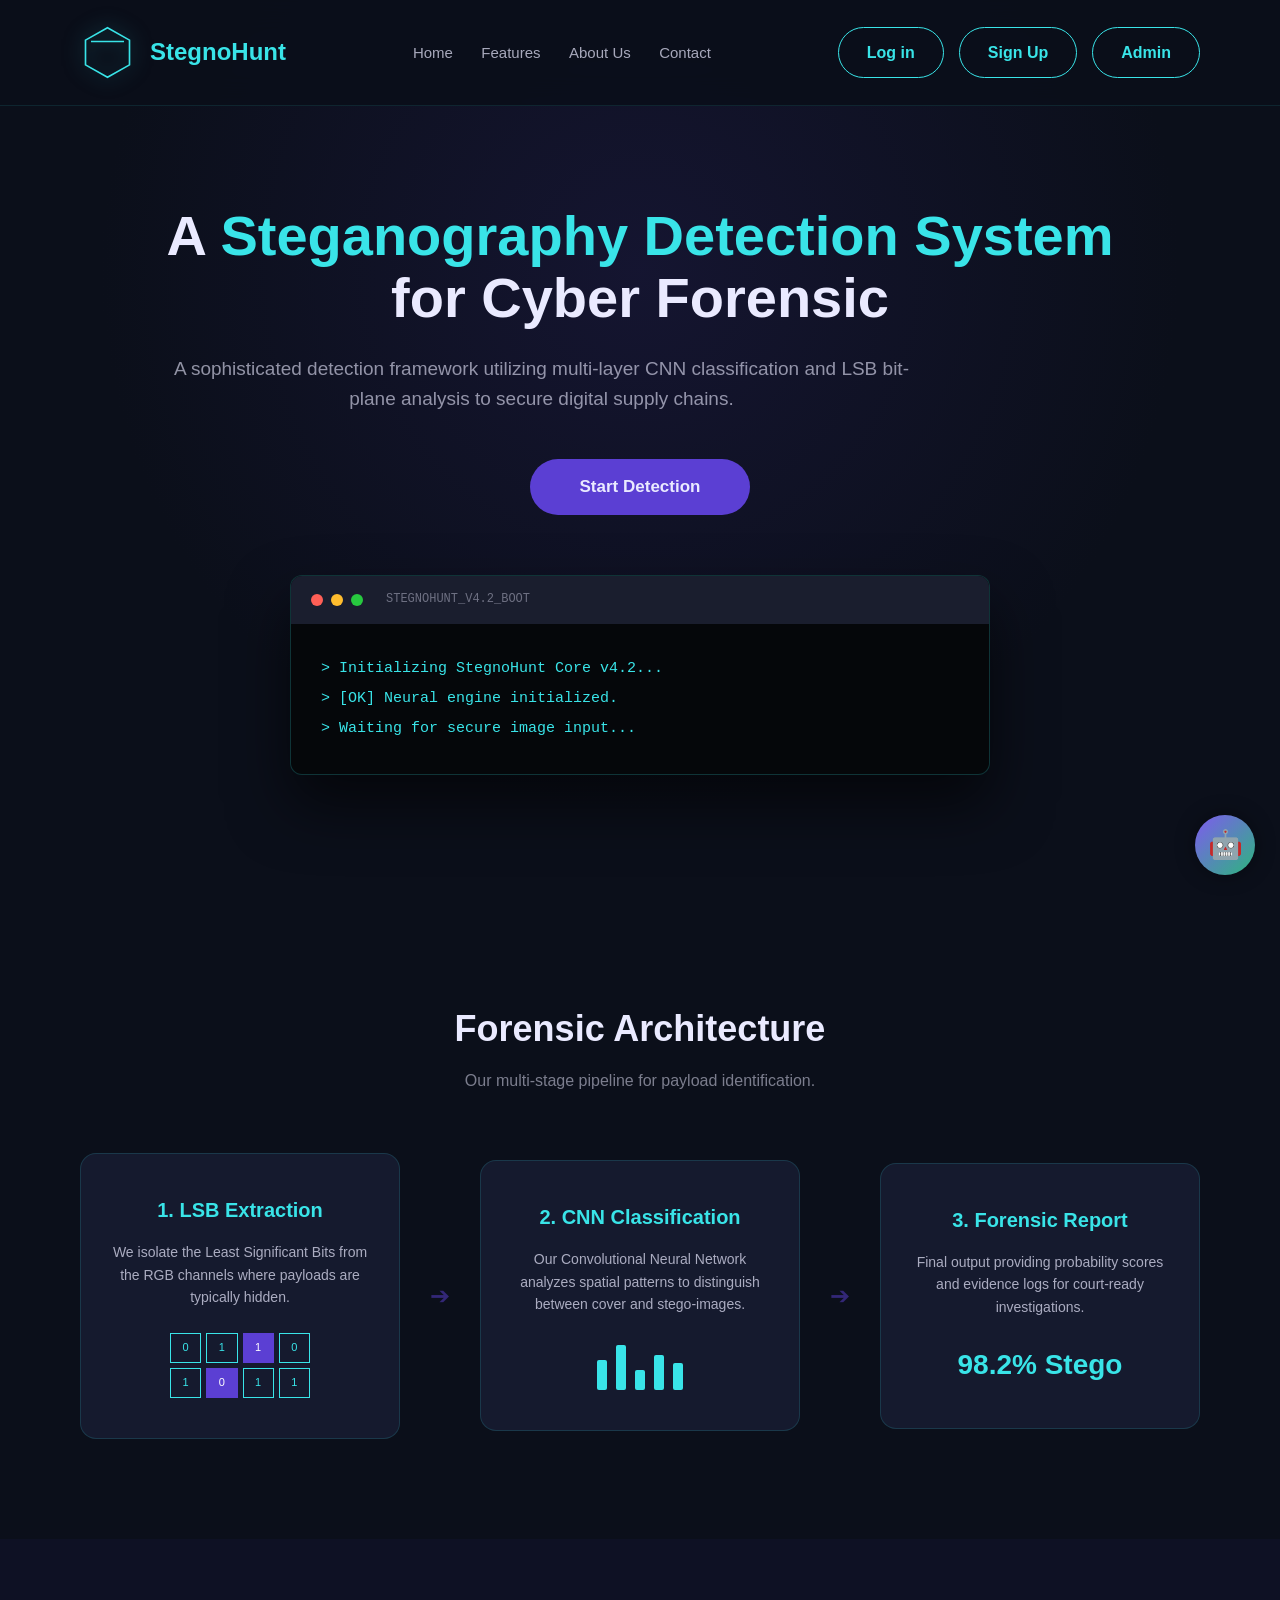
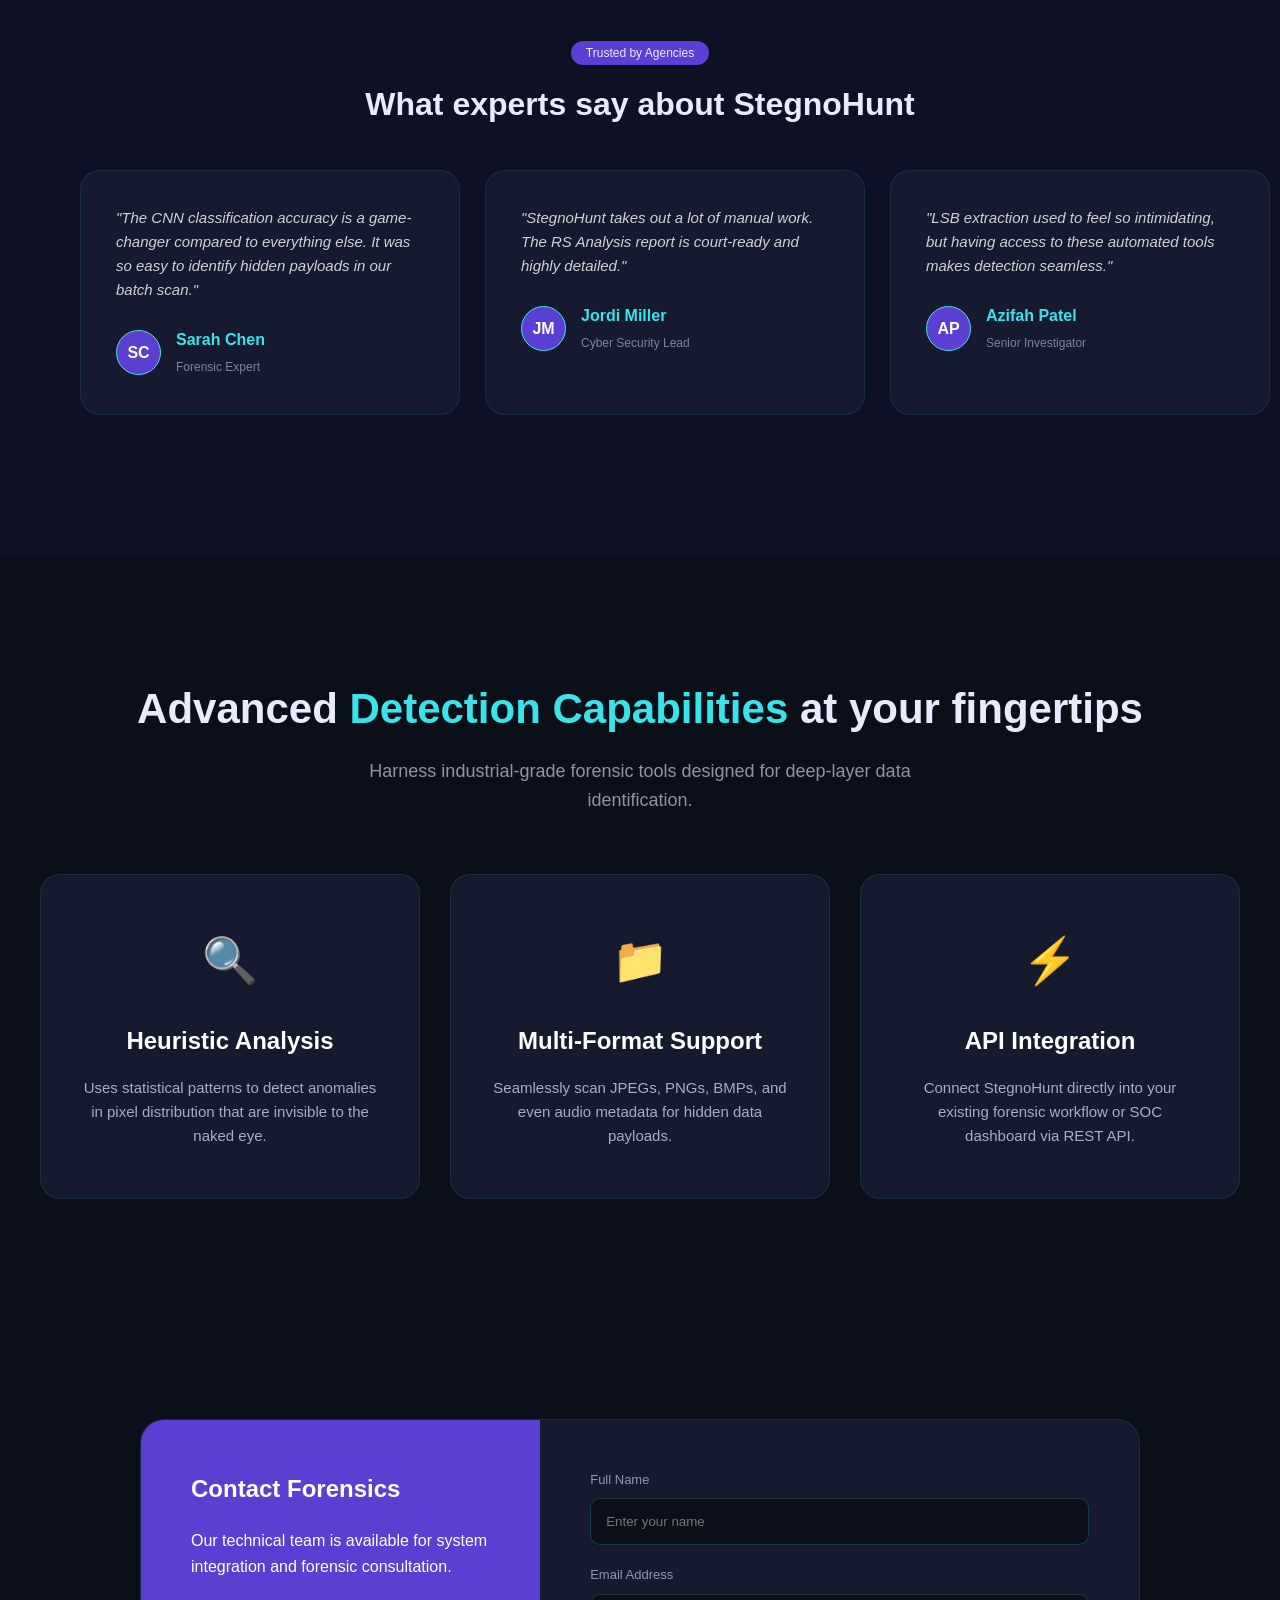
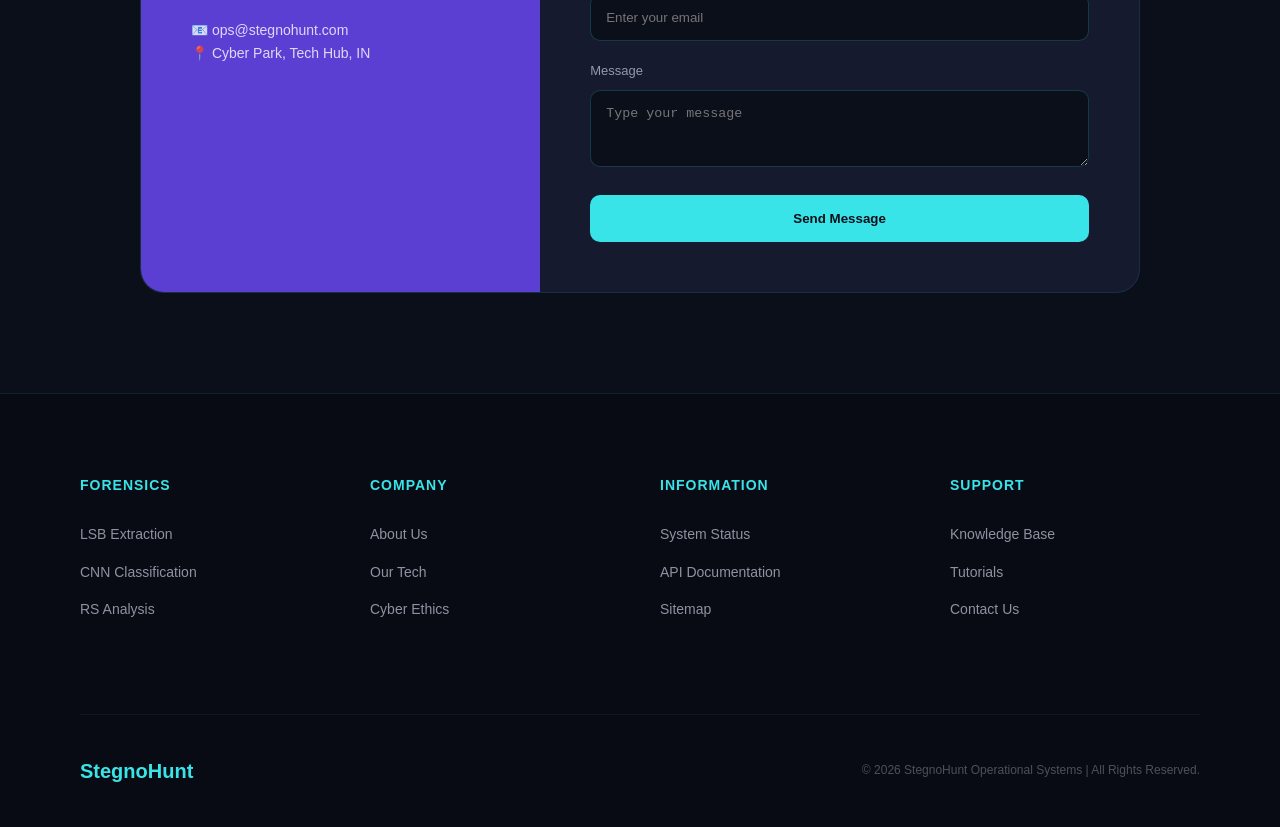
<file: templates/index.html>
<!DOCTYPE html>
<html lang="en">
<head>
<meta charset="UTF-8">
<meta name="viewport" content="width=device-width, initial-scale=1.0">
<title>StegnoHunt | Advanced Forensic Detection</title>

<style>
/* --- BASE THEME --- */
:root {
    --cyan: #39E4E8;
    --purple: #5B3FD3;
    --bg-dark: #0B0F1A;
    --card-bg: #151A2E;
}

*{ margin:0; padding:0; box-sizing:border-box; }

body{
    font-family:'Segoe UI', Tahoma, sans-serif;
    background: var(--bg-dark);
    color:#EAEAFF;
    overflow-x: hidden;
    line-height: 1.6;
}

/* --- NAVBAR --- */
header{
    display:flex;
    align-items:center;
    justify-content:space-between;
    padding:25px 80px;
    position:fixed;
    width:100%;
    background:rgba(11, 15, 26, 0.9);
    backdrop-filter: blur(15px);
    z-index:1000;
    border-bottom: 1px solid rgba(57, 228, 232, 0.1);
}

.logo{
    display:flex;
    align-items:center;
    gap:15px;
    font-size:24px;
    font-weight:700;
    color: var(--cyan);
}

.stego-logo{ width:55px; height:55px; filter: drop-shadow(0 0 10px rgba(57,228,232,0.5)); }
.hex-frame { fill: none; stroke: var(--cyan); stroke-width: 3; }
.scan-bar { stroke: var(--cyan); stroke-width: 2.5; animation: logo-scan 3s infinite ease-in-out; }
@keyframes logo-scan { 0%, 100% { transform: translateY(0); opacity: 0; } 50% { transform: translateY(40px); opacity: 1; } }

.nav-center a{ margin:0 12px; text-decoration:none; color:#EAEAFF; font-size:15px; opacity:0.7; transition:0.3s; }
.nav-center a:hover{ color: var(--cyan); opacity:1; }

/* --- HERO SECTION --- */
.hero{
    min-height:100vh;
    display:flex;
    flex-direction: column;
    justify-content:center;
    align-items:center;
    text-align:center;
    padding:160px 20px 80px;
    background: radial-gradient(circle at 50% 30%, rgba(91,63,211,0.12) 0%, #0B0F1A 60%);
}

.hero h2{ font-size:56px; line-height:1.1; margin-bottom:25px; font-weight: 800; }
.hero h2 span{ color: var(--cyan); }
.hero p{ max-width: 750px; opacity:0.6; margin-bottom:45px; font-size:19px; }

.cta-btn{
    padding:18px 50px;
    border-radius:40px;
    background: var(--purple);
    color:#EAEAFF;
    border:none;
    cursor:pointer;
    font-size:17px;
    font-weight: 700;
    transition: 0.4s ease;
}
.cta-btn:hover{
transform: translateY(-3px);
box-shadow:0 8px 12px rgba(91,63,211,0.3);
}

/* --- TERMINAL --- */
.terminal-window {
    width: 100%; max-width: 700px; margin: 60px auto 0;
    background: #05070a; border-radius: 12px; border: 1px solid rgba(57, 228, 232, 0.2);
    box-shadow: 0 30px 60px rgba(0,0,0,0.6); overflow: hidden; text-align: left;
}
.term-header { background: #1a1e2e; padding: 14px 20px; display: flex; align-items: center; gap: 8px; }
.dot { width: 12px; height: 12px; border-radius: 50%; }
.red { background: #ff5f56; } .yellow { background: #ffbd2e; } .green { background: #27c93f; }
.term-body { padding: 30px; font-family: 'Consolas', monospace; font-size: 15px; color: var(--cyan); line-height: 2; }

/* --- PIPELINE SECTION --- */
.pipeline-section { padding: 100px 40px; text-align: center; background: #0B0F1A; }
.pipeline-grid {
    display: flex; justify-content: center; align-items: center; gap: 30px;
    margin-top: 60px; flex-wrap: wrap;
}
.pipeline-card {
    background: var(--card-bg); border: 1px solid rgba(57, 228, 232, 0.15);
    border-radius: 16px; padding: 40px 30px; width: 320px; text-align: center;
    transition: 0.3s; position: relative;
}
.pipeline-card:hover { border-color: var(--cyan); transform: translateY(-5px); box-shadow: 0 0 20px rgba(57, 228, 232, 0.2); }
.pipeline-card h3 { color: var(--cyan); margin-bottom: 15px; font-size: 20px; }
.pipeline-card p { font-size: 14px; opacity: 0.7; margin-bottom: 25px; }

.lsb-viz { display: grid; grid-template-columns: repeat(4, 1fr); gap: 5px; width: 140px; margin: 0 auto; }
.bit { border: 1px solid var(--cyan); font-size: 11px; padding: 5px; color: var(--cyan); }
.bit.active { background: var(--purple); color: #fff; border-color: var(--purple); }

.cnn-viz { display: flex; justify-content: center; gap: 5px; align-items: flex-end; height: 50px; }
.bar { width: 10px; background: var(--cyan); border-radius: 2px; }

.pipeline-arrow { font-size: 24px; color: var(--purple); opacity: 0.5; }

/* --- TESTIMONIALS (HORIZONTAL SCROLL) --- */
.testimonial-section { padding: 100px 0; background: rgba(91,63,211,0.05); text-align: center; overflow: hidden; }
.scroll-wrapper {
    display: flex; overflow-x: auto; gap: 25px; padding: 40px 80px;
    scroll-behavior: smooth; -webkit-overflow-scrolling: touch;
    scrollbar-width: none; 
}
.scroll-wrapper::-webkit-scrollbar { display: none; }

.testi-card {
    min-width: 380px; background: var(--card-bg); padding: 35px;
    border-radius: 20px; border: 1px solid rgba(57, 228, 232, 0.1);
    text-align: left; transition: 0.4s ease;
}
.testi-card:hover {
    border-color: var(--cyan);
    box-shadow: 0 0 30px rgba(57, 228, 232, 0.25);
    transform: translateY(-8px);
}
.testi-card p { font-size: 15px; opacity: 0.8; font-style: italic; margin-bottom: 25px; color: #fff; }
.user-profile { display: flex; align-items: center; gap: 15px; }
.user-avatar { width: 45px; height: 45px; border-radius: 50%; background: var(--purple); display: flex; align-items: center; justify-content: center; font-weight: bold; color: white; border: 1px solid var(--cyan); }
.user-meta h5 { font-size: 16px; color: var(--cyan); }
.user-meta span { font-size: 12px; opacity: 0.5; }

/* --- ADVANCED DETECTION CAPABILITIES (FEATURE GRID) --- */
.feature-section { padding: 120px 40px; background: #0B0F1A; text-align: center; }
.feature-grid {
    display: grid; grid-template-columns: repeat(auto-fit, minmax(320px, 1fr));
    gap: 30px; max-width: 1200px; margin: 0 auto;
}
.feature-card {
    background: var(--card-bg); border: 1px solid rgba(57, 228, 232, 0.1);
    padding: 50px 40px; border-radius: 20px; text-align: center; transition: all 0.4s ease;
}
.feature-card:hover { 
    border-color: var(--cyan); 
    transform: translateY(-10px); 
    box-shadow: 0 15px 30px rgba(57, 228, 232, 0.15); 
}
.feature-card div { font-size: 45px; margin-bottom: 25px; }
.feature-card h4 { font-size: 24px; margin-bottom: 15px; color: #fff; font-weight: 700; }
.feature-card p { font-size: 15px; opacity: 0.7; color: #EAEAFF; line-height: 1.6; }

/* --- CONTACT --- */
.contact-container { padding: 100px 20px; background: #0B0F1A; display: flex; justify-content: center; }
.contact-card {
    width: 100%; max-width: 1000px; display: grid; grid-template-columns: 1fr 1.5fr;
    background: var(--card-bg); border-radius: 24px; overflow: hidden; border: 1px solid rgba(57, 228, 232, 0.1);
}
.contact-info { background: var(--purple); padding: 50px; color: white; }
.contact-form { padding: 50px; }
.form-group { margin-bottom: 20px; }
.form-group label { display: block; font-size: 13px; margin-bottom: 8px; opacity: 0.6; }
.form-group input, .form-group textarea {
    width: 100%; padding: 15px; background: #0B0F1A; border: 1px solid rgba(57, 228, 232, 0.2);
    border-radius: 10px; color: white; outline: none;
}
.send-btn {
    width: 100%; padding: 16px; background: var(--cyan); color: #0B0F1A;
    border: none; border-radius: 10px; font-weight: 700; cursor: pointer;
}
.send-btn:hover{
    background: var(--purple);
    color:white;
    transition:0.3s;
}

/* --- FOOTER --- */
.main-footer {
    background: #080B14; padding: 80px 80px 40px;
    border-top: 1px solid rgba(57, 228, 232, 0.1);
}
.footer-links {
    display: grid; grid-template-columns: repeat(auto-fit, minmax(180px, 1fr));
    gap: 40px; max-width: 1200px; margin: 0 auto;
}
.footer-col h5 { color: var(--cyan); font-size: 14px; text-transform: uppercase; margin-bottom: 25px; letter-spacing: 1px; }
.footer-col ul { list-style: none; }
.footer-col ul li { margin-bottom: 12px; }
.footer-col ul li a { text-decoration: none; color: #EAEAFF; opacity: 0.6; font-size: 14px; transition: 0.3s; }
.footer-col ul li a:hover { opacity: 1; color: var(--cyan); }

.footer-bottom {
    margin-top: 80px; padding-top: 40px; border-top: 1px solid rgba(255,255,255,0.05);
    display: flex; justify-content: space-between; align-items: center; flex-wrap: wrap; gap: 20px;
}

/* --- MODAL --- */
.modal { position: fixed; inset: 0; background: rgba(0,0,0,0.9); backdrop-filter: blur(10px); display: none; align-items: center; justify-content: center; z-index: 2000; }
.modal-content { background: var(--card-bg); padding: 20px; width: 420px; border-radius: 25px; border: 1px solid var(--cyan); text-align: center; }
.auth-buttons{ display:flex; gap:15px; }
.login-btn, .signup-btn{
    padding:12px 28px; border-radius:30px; border:1px solid var(--cyan);
    color:var(--cyan); text-decoration:none; font-weight:600; transition:0.3s;
}
.login-btn:hover, .signup-btn:hover{
    background: linear-gradient(135deg, var(--purple), #452db1);
    color:#EAEAFF; box-shadow:0 10px 20px rgba(91,63,211,0.3); border:none;
}
.hidden{ display:none; }

/* --- PASSWORD STRENGTH METER --- */
.pw-requirements {
    text-align: left; font-size: 12px; margin-top: 8px; margin-bottom: 12px;
    padding: 10px 14px; background: rgba(11,15,26,0.8);
    border-radius: 8px; border: 1px solid rgba(57,228,232,0.1);
}
.pw-requirements p { margin-bottom: 4px; opacity: 0.5; transition: 0.3s; }
.pw-requirements p.pass { color: #27c93f; opacity: 1; }
.pw-requirements p.fail { color: #ff5f56; opacity: 1; }
.pw-strength-bar { height: 4px; border-radius: 4px; margin-top: 6px; background: #1a1e2e; overflow: hidden; }
.pw-strength-fill { height: 100%; width: 0%; border-radius: 4px; transition: width 0.4s, background 0.4s; }

/* Chatbot Icon */
#chatbot-icon{
    position: fixed; bottom: 25px; right: 25px; width: 60px; height: 60px;
    background: linear-gradient(135deg,#7f5af0,#2cb67d); border-radius: 50%;
    display: flex; align-items: center; justify-content: center;
    font-size: 28px; cursor: pointer; box-shadow: 0 0 20px rgba(0,0,0,0.4); z-index: 1000;
}

/* Chatbot Box */
#chatbot-box{
    position:fixed; bottom:90px; right:25px; width:300px;
    background:#12172a; border-radius:15px; display:none;
    flex-direction:column; z-index:1000;
}
.chat-header{
    padding:12px; background:#6c63ff; color:white; font-weight:bold;
    display:flex; justify-content:space-between; border-radius:15px 15px 0 0;
}
.chat-body{ padding: 12px; height: 200px; overflow-y: auto; font-size: 14px; }
.bot-msg{ background: #0b0f1a; padding: 8px 12px; border-radius: 10px; margin-bottom: 8px; color:#fff; }
.user-msg{ background: #2cb67d; padding: 8px 12px; border-radius: 10px; margin-bottom: 8px; text-align: right; color:#fff; }
.chat-input{ display:flex; padding:10px; gap:6px; }
.chat-input input{ flex:1; padding:8px; border-radius:8px; border:none; outline:none; }
.chat-input button{ padding:8px 12px; background:#6c63ff; border:none; color:white; border-radius:8px; cursor:pointer; }





</style>
</head>

<body>
    

<header>
    <div class="logo">
        <svg viewBox="0 0 100 100" class="stego-logo">
            <path class="hex-frame" d="M50 5 L90 27.5 L90 72.5 L50 95 L10 72.5 L10 27.5 Z"/>
            <line x1="20" y1="30" x2="80" y2="30" class="scan-bar"/>
        </svg>
        <span>StegnoHunt</span>
    </div>
    <nav class="nav-center">
        <a href="index.html">Home</a>
        <a href="#features">Features</a>
        <a href="#about">About Us</a>
        <a href="#contact">Contact</a>   
    </nav>
    <div class="auth-buttons">
        <a href="javascript:void(0)" class="login-btn" onclick="openLogin()">Log in</a>
        <a href="javascript:void(0)" class="signup-btn" onclick="openSignup()">Sign Up</a>
        <a href="javascript:void(0)" class="login-btn" onclick="openAdmin()">Admin</a>
    </div>
</header>

<section class="hero">
    <div class="hero-content">
        <h2>A <span>Steganography Detection System</span><br>for Cyber Forensic</h2>
        <p>A sophisticated detection framework utilizing multi-layer CNN classification and LSB bit-plane analysis to secure digital supply chains.</p>
        <button class="cta-btn" onclick="openLogin()">Start Detection</button>
    </div>

    <div class="terminal-window">
        <div class="term-header">
            <div class="dot red"></div><div class="dot yellow"></div><div class="dot green"></div>
            <span style="margin-left:15px; font-family:monospace; font-size:12px; opacity:0.4;">STEGNOHUNT_V4.2_BOOT</span>
        </div>
        <div class="term-body" id="typewriter">
            > Initializing StegnoHunt Core v4.2...<br>
            > [OK] Neural engine initialized.<br>
            > Waiting for secure image input...
        </div>
    </div>
</section>

<section class="pipeline-section">
    <h2 style="font-size: 36px; margin-bottom: 10px;">Forensic <span>Architecture</span></h2>
    <p style="opacity: 0.5;">Our multi-stage pipeline for payload identification.</p>
    
    <div class="pipeline-grid">
        <div class="pipeline-card">
            <h3>1. LSB Extraction</h3>
            <p>We isolate the Least Significant Bits from the RGB channels where payloads are typically hidden.</p>
            <div class="lsb-viz">
                <div class="bit">0</div><div class="bit">1</div><div class="bit active">1</div><div class="bit">0</div>
                <div class="bit">1</div><div class="bit active">0</div><div class="bit">1</div><div class="bit">1</div>
            </div>
        </div>
        <div class="pipeline-arrow">➔</div>
        <div class="pipeline-card">
            <h3>2. CNN Classification</h3>
            <p>Our Convolutional Neural Network analyzes spatial patterns to distinguish between cover and stego-images.</p>
            <div class="cnn-viz">
                <div class="bar" style="height: 60%"></div>
                <div class="bar" style="height: 90%; margin: 0 4px;"></div>
                <div class="bar" style="height: 40%"></div>
                <div class="bar" style="height: 70%; margin: 0 4px;"></div>
                <div class="bar" style="height: 55%"></div>
            </div>
        </div>
        <div class="pipeline-arrow">➔</div>
        <div class="pipeline-card">
            <h3>3. Forensic Report</h3>
            <p>Final output providing probability scores and evidence logs for court-ready investigations.</p>
            <div style="font-size: 28px; font-weight: 800; color: var(--cyan);">98.2% Stego</div>
        </div>
    </div>
</section>

<section class="testimonial-section">
    <span style="background:var(--purple); padding: 5px 15px; border-radius: 20px; font-size: 12px;">Trusted by Agencies</span>
    <h3 style="font-size: 32px; margin-top: 15px;">What experts say about <span>StegnoHunt</span></h3>
    
    <div class="scroll-wrapper">
        <div class="testi-card">
            <p>"The CNN classification accuracy is a game-changer compared to everything else. It was so easy to identify hidden payloads in our batch scan."</p>
            <div class="user-profile">
                <div class="user-avatar">SC</div>
                <div class="user-meta"><h5>Sarah Chen</h5><span>Forensic Expert</span></div>
            </div>
        </div>
        <div class="testi-card">
            <p>"StegnoHunt takes out a lot of manual work. The RS Analysis report is court-ready and highly detailed."</p>
            <div class="user-profile">
                <div class="user-avatar">JM</div>
                <div class="user-meta"><h5>Jordi Miller</h5><span>Cyber Security Lead</span></div>
            </div>
        </div>
        <div class="testi-card">
            <p>"LSB extraction used to feel so intimidating, but having access to these automated tools makes detection seamless."</p>
            <div class="user-profile">
                <div class="user-avatar">AP</div>
                <div class="user-meta"><h5>Azifah Patel</h5><span>Senior Investigator</span></div>
            </div>
        </div>
        <div class="testi-card">
            <p>"The Entropy Mapping feature allowed us to visualize compressed data that standard filters missed. Exceptional tool."</p>
            <div class="user-profile">
                <div class="user-avatar">BK</div>
                <div class="user-meta"><h5>Ben K.</h5><span>Security Analyst</span></div>
            </div>
        </div>
        <div class="testi-card">
            <p>"Processing 5,000+ assets used to take days. With the CNN engine, we finished in under an hour with pinpoint accuracy."</p>
            <div class="user-profile">
                <div class="user-avatar">LH</div>
                <div class="user-meta"><h5>Liam Hudson</h5><span>Federal Agent</span></div>
            </div>
        </div>
        <div class="testi-card">
            <p>"Recursive bit-plane analysis caught a low-bitrate audio payload that our previous software completely ignored."</p>
            <div class="user-profile">
                <div class="user-avatar">RV</div>
                <div class="user-meta"><h5>Dr. Rita Vora</h5><span>Researcher</span></div>
            </div>
        </div>
        <div class="testi-card">
            <p>"Clean interface and functional terminal output. It integrates perfectly into our agency's existing pipeline."</p>
            <div class="user-profile">
                <div class="user-avatar">MW</div>
                <div class="user-meta"><h5>Marcus Wong</h5><span>IT Director</span></div>
            </div>
        </div>
    </div>
</section>

<section class="feature-section">
    <div style="margin-bottom: 60px;">
        <h2 style="font-size: 42px; font-weight: 800; margin-bottom: 15px;">
            Advanced <span style="color: var(--cyan);">Detection Capabilities</span> at your fingertips
        </h2>
        <p style="opacity: 0.6; max-width: 600px; margin: 0 auto; font-size: 18px;">
            Harness industrial-grade forensic tools designed for deep-layer data identification.
        </p>
    </div>

    <div class="feature-grid">
        <div class="feature-card">
            <div>🔍</div>
            <h4>Heuristic Analysis</h4>
            <p>Uses statistical patterns to detect anomalies in pixel distribution that are invisible to the naked eye.</p>
        </div>
        <div class="feature-card">
            <div>📁</div>
            <h4>Multi-Format Support</h4>
            <p>Seamlessly scan JPEGs, PNGs, BMPs, and even audio metadata for hidden data payloads.</p>
        </div>
        <div class="feature-card">
            <div>⚡</div>
            <h4>API Integration</h4>
            <p>Connect StegnoHunt directly into your existing forensic workflow or SOC dashboard via REST API.</p>
        </div>
    </div>
</section>

<section id="contact" class="contact-container">
    <div class="contact-card">
        <div class="contact-info">
            <h2 style="margin-bottom:20px;">Contact <span>Forensics</span></h2>
            <p>Our technical team is available for system integration and forensic consultation.</p>
            <div style="margin-top:40px; font-size:14px; opacity:0.8;">
                <p>📧 ops@stegnohunt.com</p>
                <p>📍 Cyber Park, Tech Hub, IN</p>
            </div>
        </div>
        <form class="contact-form" action="/contact" method="POST">
            <div class="form-group">
                <label>Full Name</label>
                <input type="text" name="full_name" placeholder="Enter your name" required>
            </div>
            <div class="form-group">
                <label>Email Address</label>
                <input type="email" name="email" placeholder="Enter your email" required>
            </div>
            <div class="form-group">
                <label>Message</label>
                <textarea name="message" rows="3" placeholder="Type your message" required></textarea>
            </div>
            <button type="submit" class="send-btn">Send Message</button>
        </form>
    </div>
</section>

<footer class="main-footer">
    <div class="footer-links">
        <div class="footer-col">
            <h5>Forensics</h5>
            <ul><li><a href="#">LSB Extraction</a></li><li><a href="#">CNN Classification</a></li><li><a href="#">RS Analysis</a></li></ul>
        </div>
        <div class="footer-col">
            <h5>Company</h5>
            <ul><li><a href="#">About Us</a></li><li><a href="#">Our Tech</a></li><li><a href="#">Cyber Ethics</a></li></ul>
        </div>
        <div class="footer-col">
            <h5>Information</h5>
            <ul><li><a href="#">System Status</a></li><li><a href="#">API Documentation</a></li><li><a href="#">Sitemap</a></li></ul>
        </div>
        <div class="footer-col">
            <h5>Support</h5>
            <ul><li><a href="#">Knowledge Base</a></li><li><a href="#">Tutorials</a></li><li><a href="#">Contact Us</a></li></ul>
        </div>
    </div>
    <div class="footer-bottom">
        <div class="logo" style="font-size: 20px;"><span>StegnoHunt</span></div>
        <p style="opacity: 0.3; font-size: 12px;">© 2026 StegnoHunt Operational Systems | All Rights Reserved.</p>
    </div>
</footer>

<!-- LOGIN MODAL -->
<div id="loginModal" class="modal" onclick="closeLogin()">
    <div class="modal-content" onclick="event.stopPropagation()">
        <h2 style="color:var(--cyan)">Login</h2> 

        <input type="text" id="loginUsername" placeholder="Username"
        style="width:100%; padding:14px; margin-bottom:12px;
        border-radius:10px; border:none; background:#0B0F1A; color:#fff;">

        <input type="password" id="loginPassword" placeholder="Password"
        style="width:100%; padding:14px; margin-bottom:12px;
        border-radius:10px; border:none; background:#0B0F1A; color:#fff;">

        
  

        <!-- <p style="cursor:pointer; margin-top:16px;" onclick="openSignup()">Create account</p> -->
 
        
        <!-- ✅ Button has id so we can disable it -->
        <button id="loginBtn" onclick="login()"
        style="width:100%; padding:16px; border-radius:35px;
        border:none; background:var(--purple); color:#fff;
        font-weight:bold; cursor:pointer;">
        LOGIN
        </button> 

        <p style="cursor:pointer; margin-top:16px;" onclick="openSignup()">Create account</p>
    </div>
</div>

<!-- SIGNUP MODAL -->
<div id="signupModal" class="modal">
    <div class="modal-content">

        <!-- Step 1: Registration Form -->
        <div id="signupStep1">
            <h2 style="color:var(--cyan); margin-bottom:20px;">Sign Up</h2>

            <input type="text" id="signupUsername" placeholder="Username"
            style="width:100%; padding:14px; margin-bottom:12px;
            border-radius:10px; border:none; background:#0B0F1A; color:#fff;">

            <input type="email" id="signupEmail" placeholder="Email"
            style="width:100%; padding:14px; margin-bottom:12px;
            border-radius:10px; border:none; background:#0B0F1A; color:#fff;">

            <input type="password" id="signupPassword" placeholder="Password"
            oninput="checkPasswordStrength(this.value)"
            style="width:100%; padding:14px; margin-bottom:6px;
            border-radius:10px; border:none; background:#0B0F1A; color:#fff;">

            <div class="pw-strength-bar">
                <div class="pw-strength-fill" id="pwStrengthFill"></div>
            </div>

            <div class="pw-requirements" id="pwRequirements">
                <p id="req-length">✗ At least 8 characters</p>
                <p id="req-upper">✗ At least one uppercase letter (A–Z)</p>
                <p id="req-number">✗ At least one number (0–9)</p>
                <p id="req-special">✗ At least one special character (!@#$%^&*)</p>
            </div>

            <!-- ✅ Button has id so we can disable it -->
            <button id="sendOtpBtn" onclick="sendOTP()"
            style="width:100%; padding:16px; border-radius:35px; border:none;
            background:var(--purple); color:#fff; font-weight:bold; cursor:pointer;">
            Send OTP
            </button>
        </div>

        <!-- Step 2: OTP Verification -->
        <div id="signupStep2" class="hidden">
            <h2 style="color:var(--cyan); margin-bottom:20px;">Verify OTP</h2>
            <p style="opacity:0.6; font-size:14px; margin-bottom:20px;">
                Enter the OTP sent to your email address.
            </p>
            <input id="otpInput" placeholder="Enter OTP"
            style="width:100%; padding:14px; margin-bottom:18px;
            border-radius:10px; border:none; background:#0B0F1A; color:#fff;">

            <!-- ✅ Button has id so we can disable it to prevent double click -->
            <button id="verifyOtpBtn" onclick="signupDone()"
            style="width:100%; padding:16px; border-radius:35px; border:none;
            background:var(--purple); color:#fff; font-weight:bold; cursor:pointer;">
            Verify & Continue
            </button>
        </div>

        <p onclick="closeAll()"
        style="margin-top:20px; cursor:pointer; font-size:13px; opacity:0.4;">
        CANCEL
        </p>
    </div>
</div>

<!-- CHATBOT ICON -->
<div id="chatbot-icon" onclick="toggleChat()">🤖</div>

<!-- CHAT WINDOW -->
<div id="chatbot-box">
    <div class="chat-header">
        StegnoBot 🤖
        <span onclick="toggleChat()" style="cursor:pointer">✖</span>
    </div>
    <div class="chat-body" id="chatBody">
        <p class="bot-msg">Hi 👋 I'm StegnoBot. Ask me about StegnoHunt.</p>
    </div>
    <div class="chat-input">
        <input type="text" id="userMsg" placeholder="Ask something...">
        <button onclick="sendMsg()">Send</button>
    </div>
</div>
<!-- ADMIN LOGIN MODAL -->
<div id="adminModal" class="modal">
    <div class="modal-content">
        <h2 style="color:var(--cyan); margin-bottom:20px;">Admin Login</h2>

        <input type="email" id="adminEmail" placeholder="Admin Email"
        style="width:100%; padding:14px; margin-bottom:12px; border-radius:10px; border:none; background:#0B0F1A; color:#fff;">

        <input type="text" id="adminUsername" placeholder="Admin Username"
        style="width:100%; padding:14px; margin-bottom:12px; border-radius:10px; border:none; background:#0B0F1A; color:#fff;">

        <input type="text" id="adminOrg" placeholder="Organization ID"
        style="width:100%; padding:14px; margin-bottom:20px; border-radius:10px; border:none; background:#0B0F1A; color:#fff;">

        <button onclick="adminLogin()"
        style="width:100%; padding:16px; border-radius:35px; border:none;
        background:var(--purple); color:#fff; font-weight:bold; cursor:pointer;">
        Enter Admin Panel
        </button>

        <p onclick="closeAll()" style="margin-top:15px; cursor:pointer; font-size:13px; opacity:0.5;">
        Cancel
        </p>
    </div>
</div>
<script>

// ========== SEND OTP ==========
function sendOTP() {
    const btn     = document.getElementById("sendOtpBtn");
    const username = document.getElementById("signupUsername").value.trim();
    const email    = document.getElementById("signupEmail").value.trim();
    const password = document.getElementById("signupPassword").value;  // ✅ NO trim on password

    if (!username) { alert("Enter username"); return; }
    if (!email || !email.includes("@")) { alert("Enter valid email"); return; }
    if (!password || password.length < 6) { alert("Password must be at least 6 characters"); return; }

    // ✅ Disable button to prevent double click
    btn.disabled = true;
    btn.innerText = "Sending...";

    fetch("/send-otp", {
        method: "POST",
        headers: { "Content-Type": "application/json" },
        body: JSON.stringify({ username: username, email: email, password: password })
    })
    .then(res => res.json())
    .then(data => {
        alert(data.message);
        if (data.status === "success") {
            document.getElementById("signupStep1").classList.add("hidden");
            document.getElementById("signupStep2").classList.remove("hidden");
        } else {
            // Re-enable button if failed
            btn.disabled = false;
            btn.innerText = "Send OTP";
        }
    })
    .catch(err => {
        alert("OTP sending failed ❌");
        btn.disabled = false;
        btn.innerText = "Send OTP";
    });
}

// ========== VERIFY OTP ==========
function signupDone() {
    const btn = document.getElementById("verifyOtpBtn");
    const otp = document.getElementById("otpInput").value.trim();

    if (!otp) { alert("Enter OTP"); return; }

    // ✅ Disable button immediately to prevent double click / double insert
    btn.disabled = true;
    btn.innerText = "Verifying...";

    fetch("/verify-otp", {
        method: "POST",
        headers: { "Content-Type": "application/json" },
        body: JSON.stringify({ otp: otp })
    })
    .then(res => res.json())
    .then(data => {
        alert(data.message);
        if (data.status === "success") {
            window.location.href = "/detect_final";
        } else {
            // Re-enable if wrong OTP so user can try again
            btn.disabled = false;
            btn.innerText = "Verify & Continue";
        }
    })
    .catch(err => {
        alert("OTP verification failed ❌");
        btn.disabled = false;
        btn.innerText = "Verify & Continue";
    });
}
// ========== LOGIN ==========
function login() {

    const btn = document.getElementById("loginBtn");

    const username = document.getElementById("loginUsername").value.trim();
    const password = document.getElementById("loginPassword").value;

    // Basic validation
    if (!username || !password) {
        alert("Enter username and password");
        return;
    }

    // Disable button
    btn.disabled = true;
    btn.innerText = "Logging in...";

    fetch("/login", {
        method: "POST",
        headers: {
            "Content-Type": "application/json"
        },
        body: JSON.stringify({
            username: username,
            password: password
        })
    })
    .then(res => res.json())
    .then(data => {

        console.log("Login response:", data);

        if (data.status === "success") {

            alert(data.message || "Login successful!");

            window.location.href = "/detect";

        } else if (data.status === "not_found") {

            closeLogin();

            const goSignup = confirm(
                "⚠️ No account found for this username.\n\nClick OK to create an account first."
            );

            if (goSignup) {
                openSignup();
            }

            btn.disabled = false;
            btn.innerText = "LOGIN";

        } else {

            alert(data.message || "Invalid username or password");

            btn.disabled = false;
            btn.innerText = "LOGIN";
        }

    })
    .catch(err => {

        console.error("Login error:", err);

        alert("Login failed. Please try again.");

        btn.disabled = false;
        btn.innerText = "LOGIN";
    });
}


// ========== OPEN & CLOSE MODALS ==========
function openLogin() {
    closeAll();
    document.getElementById("loginModal").style.display = "flex";
    // ✅ Reset login button every time modal opens
    const btn = document.getElementById("loginBtn");
    btn.disabled = false;
    btn.innerText = "LOGIN";
}

function openSignup() {
    closeAll();
    document.getElementById("signupModal").style.display = "flex";
    // ✅ Reset signup to Step 1 every time modal opens
    document.getElementById("signupStep1").classList.remove("hidden");
    document.getElementById("signupStep2").classList.add("hidden");
    const btn = document.getElementById("sendOtpBtn");
    btn.disabled = false;
    btn.innerText = "Send OTP";
    const verifyBtn = document.getElementById("verifyOtpBtn");
    verifyBtn.disabled = false;
    verifyBtn.innerText = "Verify & Continue";
}

function closeAll() {
    document.querySelectorAll('.modal').forEach(m => m.style.display = "none");
}

function closeLogin() {
    document.getElementById("loginModal").style.display = "none";
}

// ========== PASSWORD STRENGTH ==========
function checkPasswordStrength(password) {
    const fill = document.getElementById("pwStrengthFill");
    const reqLength  = document.getElementById("req-length");
    const reqUpper   = document.getElementById("req-upper");
    const reqNumber  = document.getElementById("req-number");
    const reqSpecial = document.getElementById("req-special");

    const hasLength  = password.length >= 8;
    const hasUpper   = /[A-Z]/.test(password);
    const hasNumber  = /[0-9]/.test(password);
    const hasSpecial = /[!@#$%^&*]/.test(password);

    reqLength.className  = hasLength  ? "pass" : "fail";
    reqUpper.className   = hasUpper   ? "pass" : "fail";
    reqNumber.className  = hasNumber  ? "pass" : "fail";
    reqSpecial.className = hasSpecial ? "pass" : "fail";

    reqLength.textContent  = (hasLength  ? "✔" : "✗") + " At least 8 characters";
    reqUpper.textContent   = (hasUpper   ? "✔" : "✗") + " At least one uppercase letter (A–Z)";
    reqNumber.textContent  = (hasNumber  ? "✔" : "✗") + " At least one number (0–9)";
    reqSpecial.textContent = (hasSpecial ? "✔" : "✗") + " At least one special character (!@#$%^&*)";

    const score = [hasLength, hasUpper, hasNumber, hasSpecial].filter(Boolean).length;
    const colors = ["#ff5f56", "#ffbd2e", "#ffbd2e", "#27c93f", "#27c93f"];
    fill.style.width = (score * 25) + "%";
    fill.style.background = colors[score];
}

// ========== CHATBOT ==========
function toggleChat() {
    const box = document.getElementById("chatbot-box");
    box.style.display = box.style.display === "flex" ? "none" : "flex";
}

function sendMsg() {
    const input    = document.getElementById("userMsg");
    const chatBody = document.getElementById("chatBody");
    const msg      = input.value.trim();
    if (msg === "") return;

    chatBody.innerHTML += `<p class="user-msg">${msg}</p>`;
    input.value = "";

    fetch("/chatbot", {
        method: "POST",
        headers: { "Content-Type": "application/json" },
        body: JSON.stringify({ message: msg })
    })
    .then(res => res.json())
    .then(data => {
        chatBody.innerHTML += `<p class="bot-msg">${data.reply}</p>`;
        chatBody.scrollTop = chatBody.scrollHeight;
    });
}

</script>
<script>

function openAdmin(){
    closeAll();
    document.getElementById("adminModal").style.display = "flex";
}
function adminLogin() {
    // 1️⃣ Get input values
    const email = document.getElementById("adminEmail").value;
    const username = document.getElementById("adminUsername").value;
    const org  = document.getElementById("adminOrg").value;

    // 2️⃣ Basic validation
    if(!email || !username || !org){
        alert("All fields required");
        return;
    }

    // 3️⃣ Send POST request to backend
    fetch("/admin-login", {
        method: "POST",
        headers: { "Content-Type": "application/json" },
        body: JSON.stringify({ email, username, org })
    })
    .then(res => res.json()) // Parse JSON from backend
    .then(data => {
        console.log("Admin login response:", data); // Debug

        // 4️⃣ Show backend message safely
        alert(data.message || "No message returned from server");

        // 5️⃣ Redirect on success
        if(data.status === "success"){
            window.location.href = "/admin";
        }
    })
    .catch(err => {
        console.error("Admin login failed ❌", err);
        alert("Admin login failed ❌");
    });
}
</script>
</body>
</html>
</file>
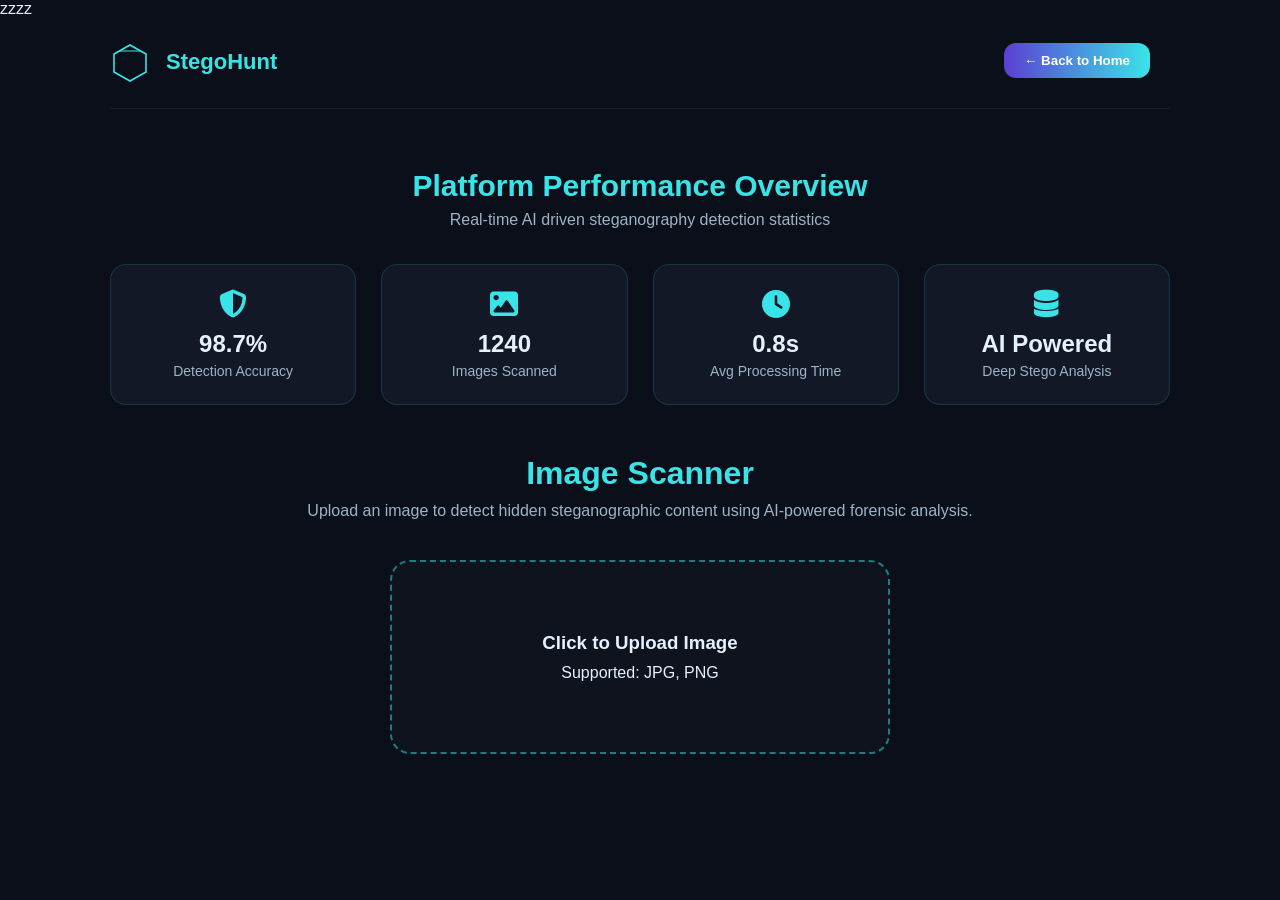
<file: templates/detect.html>
zzzz  <!DOCTYPE html>
<html lang="en">
<head>
<meta charset="UTF-8">
<meta name="viewport" content="width=device-width, initial-scale=1.0">
<title>StegoHunt | Image Scanner</title>
<link rel="stylesheet" href="https://cdnjs.cloudflare.com/ajax/libs/font-awesome/6.5.0/css/all.min.css">
<style>
:root{
  --bg:#0B0F1A;
  --card:#121826;
  --cyan:#39E4E8;
  --purple:#5B3FD3;
  --text:#E6F1FF;
}

*{
  margin:0;
  padding:0;
  box-sizing:border-box;
  font-family:'Segoe UI',sans-serif;
}

body{
  background:var(--bg);
  color:var(--text);
}

.container{
  max-width:1100px;
  margin:auto;
  padding:0 20px;
}

header{
  padding:25px 0;
  border-bottom:1px solid rgba(255,255,255,0.05);
  display: flex;
  justify-content: space-between;
  align-items: center;
  position: relative; /* make it relative for absolute button */
}

.logo{
  font-size:22px;
  font-weight:600;
  color:var(--cyan);
}

/* BACK TO HOME BUTTON */
#backHomeBtn {
  position: absolute;      /* Position relative to header */
  top: 25px;               /* Align with header padding */
  right: 20px;             /* Distance from right edge */
  padding: 10px 20px;
  background: linear-gradient(90deg,#5B3FD3,#39E4E8);
  color: #fff;
  border: none;
  border-radius: 12px;
  font-weight: bold;
  cursor: pointer;
  transition: 0.3s;
  z-index: 1000;           /* Stays above other elements */
}

#backHomeBtn:hover {
  opacity: 0.9;
}

/* STATISTICS SECTION */
.stats-section{
  margin:60px 0 50px;
}

.stats-heading{
  text-align:center;
  margin-bottom:35px;
}

.stats-heading h2{
  font-size:30px;
  color:var(--cyan);
  margin-bottom:8px;
}

.stats-heading p{
  color:#9db3c7;
}

.stats{
  display:grid;
  grid-template-columns:repeat(auto-fit,minmax(220px,1fr));
  gap:25px;
}

.stat-card{
  background:var(--card);
  padding:25px;
  border-radius:16px;
  text-align:center;
  border:1px solid rgba(57,228,232,0.15);
  transition:0.3s;
}

.stat-card:hover{
  transform:translateY(-5px);
  box-shadow:0 10px 25px rgba(57,228,232,0.2);
}

.stat-card i{
  font-size:28px;
  color:var(--cyan);
  margin-bottom:12px;
}

.stat-card h3{
  font-size:24px;
  margin-bottom:5px;
}

.stat-card p{
  font-size:14px;
  color:#9db3c7;
}

/* SCANNER SECTION */
.scanner-section{
  text-align:center;
  margin-bottom:80px;
}

.section-header{
  margin-bottom:40px;
}

.section-header h2{
  font-size:32px;
  color:var(--cyan);
  margin-bottom:10px;
}

.section-header p{
  color:#9db3c7;
}

.upload-wrapper{
  display:flex;
  justify-content:center;
  margin-bottom:40px;
}

.upload-box{
  width:500px;
  padding:70px 30px;
  border:2px dashed rgba(57,228,232,0.5);
  border-radius:20px;
  background:rgba(255,255,255,0.02);
  cursor:pointer;
  transition:0.3s;
  text-align:center;
}

.upload-box:hover{
  background:rgba(57,228,232,0.05);
  box-shadow:0 0 25px rgba(57,228,232,0.25);
}

.upload-box h3{
  margin-bottom:10px;
}

input[type="file"]{
  display:none;
}

.forensic-workspace{
  display:none;
  grid-template-columns:1.2fr 1fr;
  gap:30px;
  margin-top:40px;
  text-align:left;
}

/* PREVIEW & DETAILS */
.preview-card{
  background:var(--card);
  border-radius:16px;
  padding:20px;
  display:flex;
  align-items:center;
  justify-content:center;
  min-height:400px;
  transition:0.3s;
}

#previewImg{
  width:100%;
  max-height:350px;
  object-fit:contain;
}

.data-column{
  display:flex;
  flex-direction:column;
  gap:20px;
}

.info-panel{
  background:var(--card);
  padding:25px;
  border-radius:16px;
}

.status-terminal{
  background:#000;
  padding:12px;
  border-radius:8px;
  font-family:monospace;
  font-size:12px;
  color:#50fa7b;
  height:130px;
  overflow-y:auto;
  margin-top:15px;
}

/* RISK BAR */
.risk-fill-container{
  height:15px;
  background:#1a1f2e;
  border-radius:10px;
  overflow:hidden;
  margin:10px 0;
}

.risk-fill-bar{
  height:100%;
  width:0%;
  background:linear-gradient(90deg,var(--purple),var(--cyan));
  transition:width 1.5s ease;
}

/* SCANNING OVERLAY */
#scanningOverlay{
  display:none;
  position:fixed;
  top:0;
  left:0;
  width:100%;
  height:100%;
  background:rgba(5,8,20,0.95);
  align-items:center;
  justify-content:center;
  z-index:999;
}

.scanner-ui{
  display:flex;
  flex-direction:column;
  align-items:center;
  gap:40px;
}

.ai-ring{
  position:relative;
  width:140px;
  height:140px;
  border-radius:50%;
  border:3px solid rgba(57,228,232,0.3);
  display:flex;
  align-items:center;
  justify-content:center;
  animation:rotateRing 3s linear infinite;
}

@keyframes rotateRing{
  0%{transform:rotate(0deg)}
  100%{transform:rotate(360deg)}
}

.pulse{
  position:absolute;
  width:100%;
  height:100%;
  border-radius:50%;
  border:2px solid var(--cyan);
  animation:pulse 2s infinite;
}

@keyframes pulse{
  0%{transform:scale(1);opacity:1}
  100%{transform:scale(1.6);opacity:0}
}

.core{
  width:18px;
  height:18px;
  background:var(--cyan);
  border-radius:50%;
  box-shadow:0 0 12px var(--cyan);
}

.scan-status{
  text-align:center;
  color:#fff;
}

.scan-status h3{
  color:var(--cyan);
  font-size:22px;
  margin-bottom:8px;
}

.scan-status p{
  font-size:15px;
  color:#9db3c7;
}

/* PDF BUTTON */
#downloadBtn{
  margin-top:15px;
  padding:12px 18px;
  background:linear-gradient(90deg,#5B3FD3,#39E4E8);
  color:#fff;
  border:none;
  border-radius:8px;
  cursor:pointer;
  font-weight:600;
  display:none;
  transition:0.3s;
}

#downloadBtn:hover{
  opacity:0.9;
}

@media(max-width:900px){
  .forensic-workspace{
    grid-template-columns:1fr;
  }
  .upload-box{
    width:90%;
    padding:50px 20px;
  }
}

@keyframes logo-scan {
  0%   { transform: translateY(0); opacity: 0.2; }
  50%  { transform: translateY(50px); opacity: 1; }
  100% { transform: translateY(0); opacity: 0.2; }
}

.logo line {
  transform-origin: center;
}

</style>
</head>

<body>
<div class="container">

<header>
  <div class="logo">
  <svg viewBox="0 0 100 100" style="width: 40px; height: 40px; margin-right: 10px; vertical-align: middle;">
      <path d="M50 5 L90 27.5 L90 72.5 L50 95 L10 72.5 L10 27.5 Z" style="fill: none; stroke: #39E4E8; stroke-width: 4;"/>
      <line x1="25" y1="20" x2="75" y2="20" style="stroke: #39E4E8; stroke-width: 3; stroke-linecap: round; animation: logo-scan 2.5s infinite ease-in-out;"/>
    </svg>
    StegoHunt
  </div>
  <button id="backHomeBtn">← Back to Home</button>
</header>

<section class="stats-section">
  <div class="stats-heading">
    <h2>Platform Performance Overview</h2>
    <p>Real-time AI driven steganography detection statistics</p>
  </div>

  <div class="stats">
    <div class="stat-card">
      <i class="fa-solid fa-shield-halved"></i>
      <h3>98.7%</h3>
      <p>Detection Accuracy</p>
    </div>

    <div class="stat-card">
      <i class="fa-solid fa-image"></i>
      <h3 id="scanCount">1240</h3>
      <p>Images Scanned</p>
    </div>

    <div class="stat-card">
      <i class="fa-solid fa-clock"></i>
      <h3>0.8s</h3>
      <p>Avg Processing Time</p>
    </div>

    <div class="stat-card">
      <i class="fa-solid fa-database"></i>
      <h3>AI Powered</h3>
      <p>Deep Stego Analysis</p>
    </div>
  </div>
</section>

<section class="scanner-section">
  <div class="section-header">
    <h2>Image Scanner</h2>
    <p>Upload an image to detect hidden steganographic content using AI-powered forensic analysis.</p>
  </div>

  <div class="upload-wrapper">
    <label for="fileInput" class="upload-box">
      <h3>Click to Upload Image</h3>
      <p>Supported: JPG, PNG</p>
    </label>
    <input type="file" id="fileInput" accept="image/*">
  </div>

  <div class="forensic-workspace" id="forensicWorkspace">
    <div class="preview-card">
      <img id="previewImg">
    </div>

    <div class="data-column">

      <div class="info-panel">
    <h3>Forensic Details</h3>

    <div style="display:flex;justify-content:space-between;font-size:13px;">
        <span id="fileSize">File Size: --</span>
        <span id="resolution">Resolution: --</span>
    </div>

    <div id="chiSquare" style="margin-top:5px;">Chi-Square: --</div>

    <div class="status-terminal" id="termLog">> System standby...</div>
</div>

<div id="predictionBox" class="status-label">
    Status: Waiting for analysis...
</div>

<p id="confidenceText"></p>

<button id="downloadBtn">
<i class="fa-solid fa-file-pdf"></i> Generate Forensic Report
</button>

<h3>Risk Assessment</h3>

<div class="risk-fill-container">
    <div class="risk-fill-bar" id="riskFill"></div>
</div>

<p id="riskPercent">0%</p>
    </div>
  </div>

</section>
</div>

<div id="scanningOverlay">
  <div class="scanner-ui">
    <div class="ai-ring">
      <div class="pulse"></div>
      <div class="core"></div>
    </div>
    <div class="scan-status">
      <h3>AI Forensic Analysis</h3>
      <p>Analyzing image...</p>
    </div>
  </div>
</div>

<script>
const fileInput = document.getElementById("fileInput");
const preview = document.getElementById("previewImg");
const workspace = document.getElementById("forensicWorkspace");
const term = document.getElementById("termLog");
const overlay = document.getElementById("scanningOverlay");
const riskFill = document.getElementById("riskFill");
const riskText = document.getElementById("riskPercent");
const fileSizeText = document.getElementById("fileSize");
const resolutionText = document.getElementById("resolution");
const predictionBox = document.getElementById("predictionBox");
const downloadBtn = document.getElementById("downloadBtn");
const chiSquareText = document.getElementById("chiSquare");

let uploadedFile = null;
let pdfLink = null; // ✅ store PDF link

// ----------------- IMAGE UPLOAD + PREDICT -----------------
fileInput.addEventListener("change", async () => {

    if(!fileInput.files.length) return;

    uploadedFile = fileInput.files[0];

    preview.src = URL.createObjectURL(uploadedFile);

    workspace.style.display = "grid";
    overlay.style.display = "flex";

    fileSizeText.innerText = "File Size: " + (uploadedFile.size/1024).toFixed(1) + " KB";
    resolutionText.innerText = "Resolution: --";

    term.innerHTML = "";
    chiSquareText.innerText = "Chi-Square: --";

    const logs = [
        "> Initializing scan engine...",
        "> Extracting pixel matrices...",
        "> Running steganography detection..."
    ];

    for(let log of logs){
        term.innerHTML += log + "<br>";
        term.scrollTop = term.scrollHeight;
        await new Promise(r => setTimeout(r,500));
    }

    try{

        const formData = new FormData();
        formData.append("image", uploadedFile);

        const res = await fetch("/predict",{
            method:"POST",
            body:formData
        });

        const data = await res.json();

        console.log("Server Response:", data);

        overlay.style.display = "none";

        // ❌ HANDLE ERROR RESPONSE
        if(data.error){
            throw new Error(data.error);
        }

        // ✅ resolution
        preview.onload = () => {
            resolutionText.innerText =
            "Resolution: " + preview.naturalWidth + " x " + preview.naturalHeight;
        };

        // ✅ chi-square formatted
        chiSquareText.innerText = "Chi-Square: " +
            (data.chi_square ? Number(data.chi_square).toFixed(2) : "--");

        // ✅ risk
        const risk = Math.round(data.risk ?? 0);
        riskFill.style.width = risk + "%";
        riskText.innerText = risk + "%";

        // ✅ prediction
        const prediction = data.prediction ?? "Unknown";

        // ✅ derive confidence from risk
        const confidence = risk;

        const color = prediction === "Stego Image Detected"
            ? "#FF5555"
            : (prediction === "Suspicious Image" ? "#FFA500" : "#50fa7b");

        predictionBox.innerHTML = `
        <div style="
        padding:15px;
        border-radius:10px;
        background:${color};
        color:#fff;
        font-weight:600;
        font-size:18px;
        text-align:center;">
        ${prediction}<br>
        Confidence: ${confidence}%
        </div>
        `;

        // ✅ store PDF link (IMPORTANT FIX)
        pdfLink = data.pdf_report;

        if(pdfLink){
            downloadBtn.style.display = "block";
        }else{
            downloadBtn.style.display = "none";
        }

    }
    catch(err){

        overlay.style.display = "none";
        console.error(err);

        predictionBox.innerHTML = `
        <div style="
        background:#ff5555;
        padding:15px;
        border-radius:10px;
        text-align:center;">
        Detection Failed<br>
        ${err.message}
        </div>`;
    }

});

// ----------------- DOWNLOAD PDF -----------------
downloadBtn.addEventListener("click", () => {

    if(!pdfLink){
        alert("No report available");
        return;
    }

    window.location.href = pdfLink;

});

// ----------------- BACK TO HOME -----------------
document.getElementById('backHomeBtn').addEventListener('click', () => {
    window.location.href = "/";
});

</script>

</body>
</html>
</file>
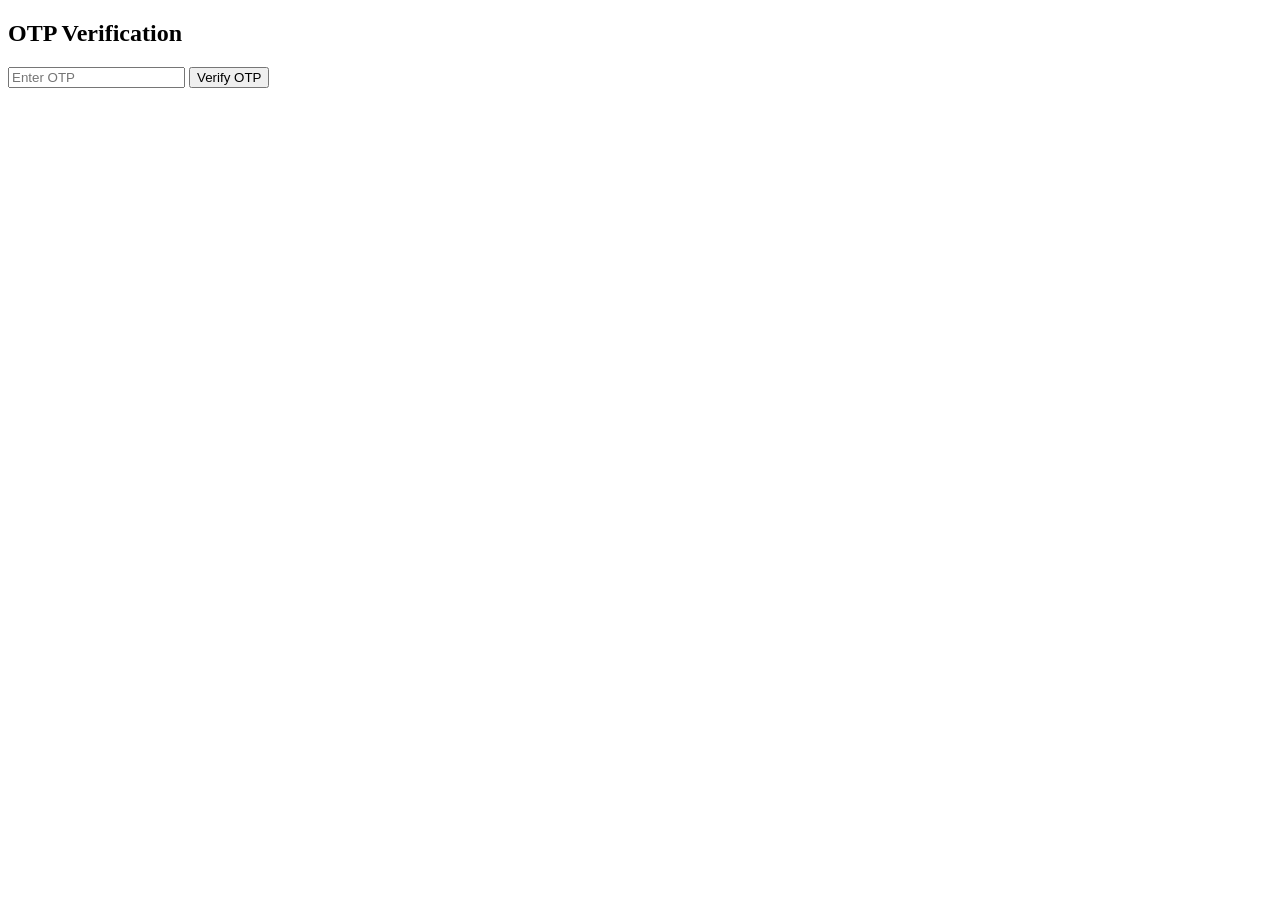
<file: templates/otp.html>
<!DOCTYPE html>
<html>
<head>
    <title>Enter OTP</title>
</head>
<body>
    <h2>OTP Verification</h2>
    <form method="POST">
        <input type="text" name="otp" placeholder="Enter OTP" required>
        <button type="submit">Verify OTP</button>
    </form>
</body>
</html>
</file>
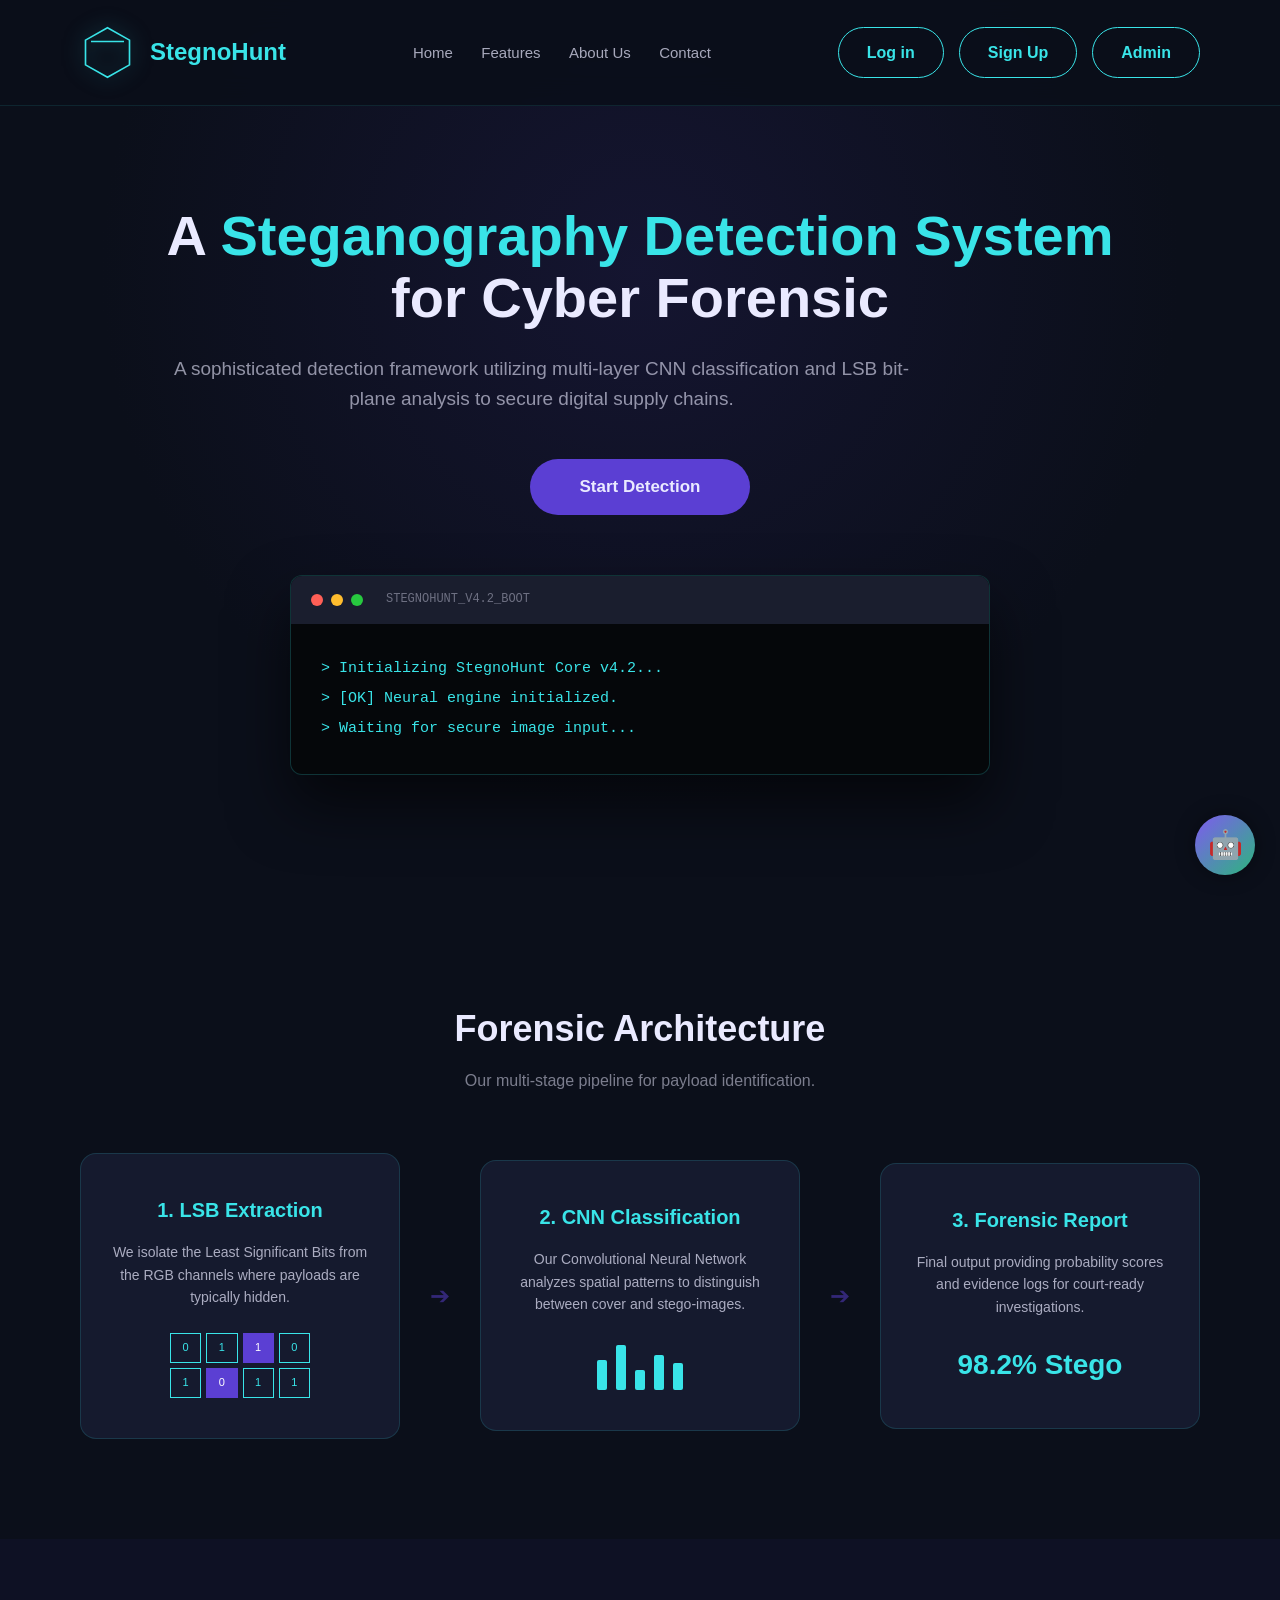
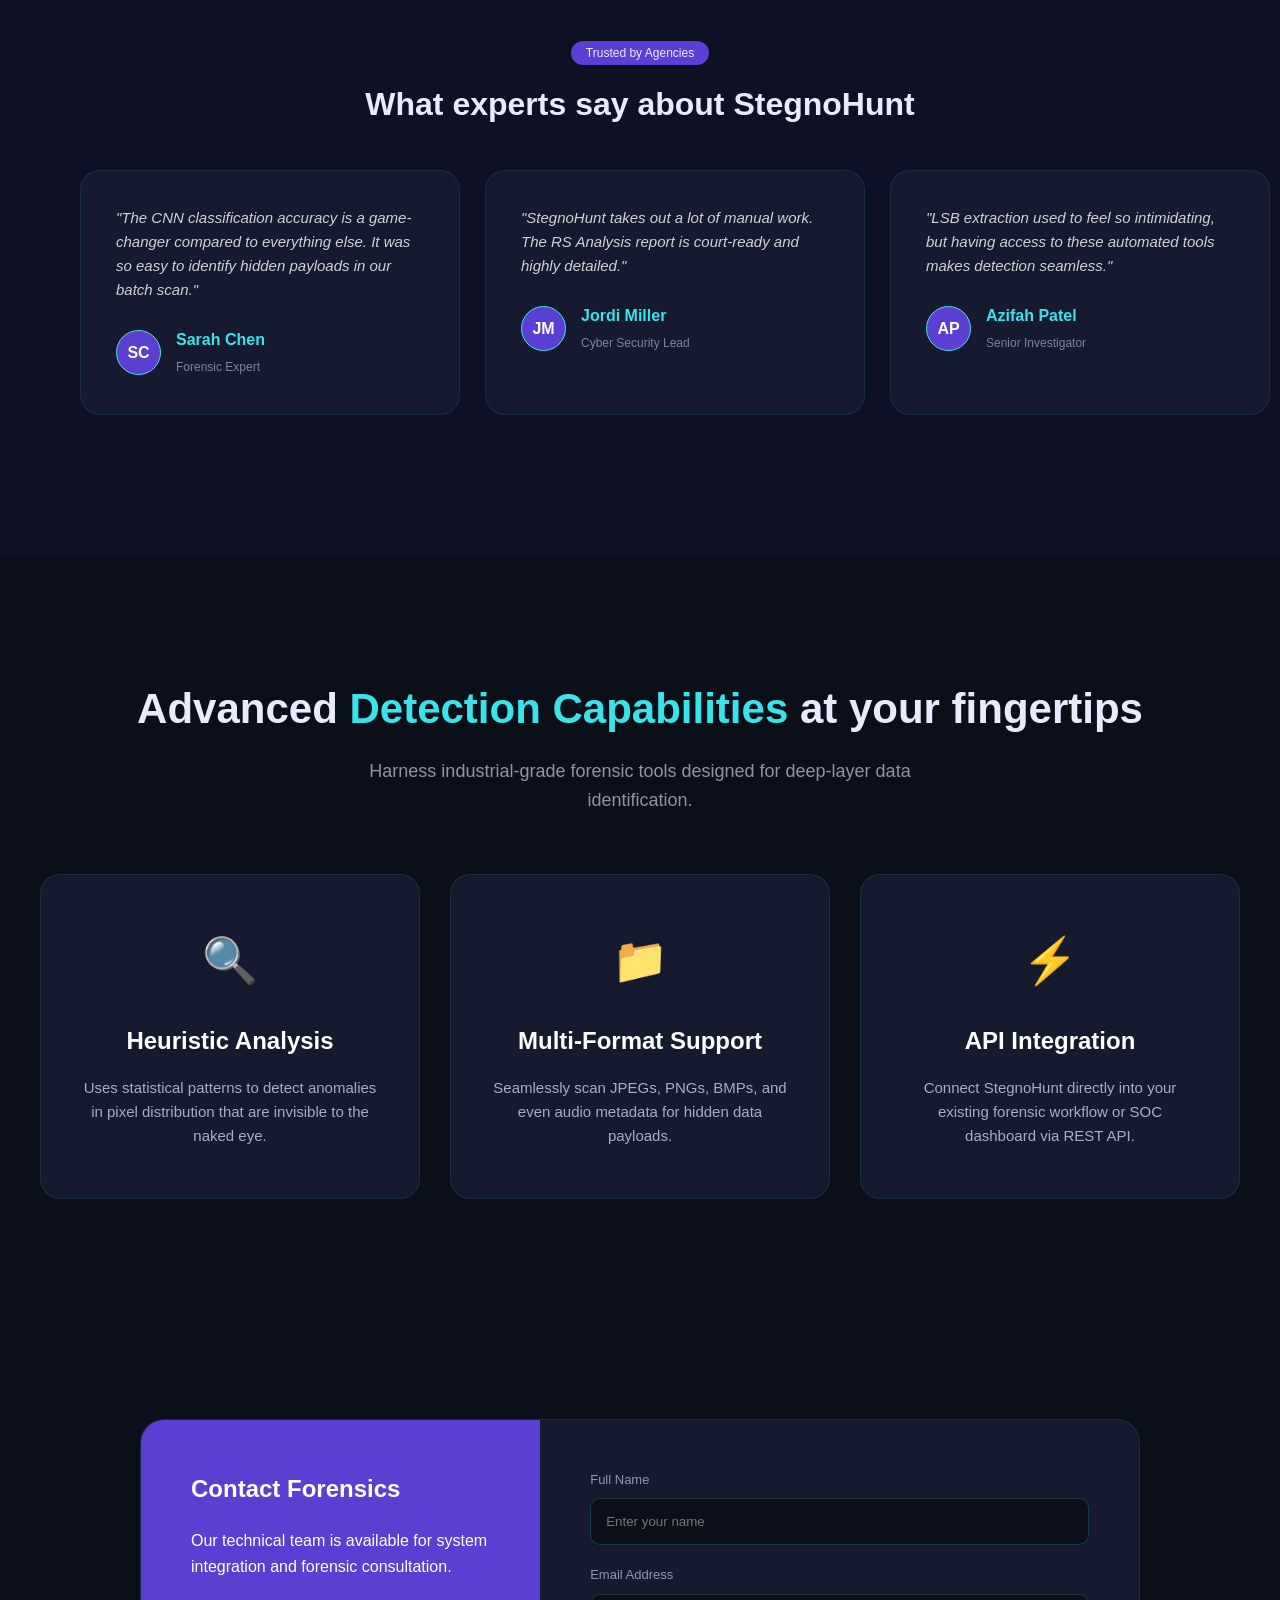
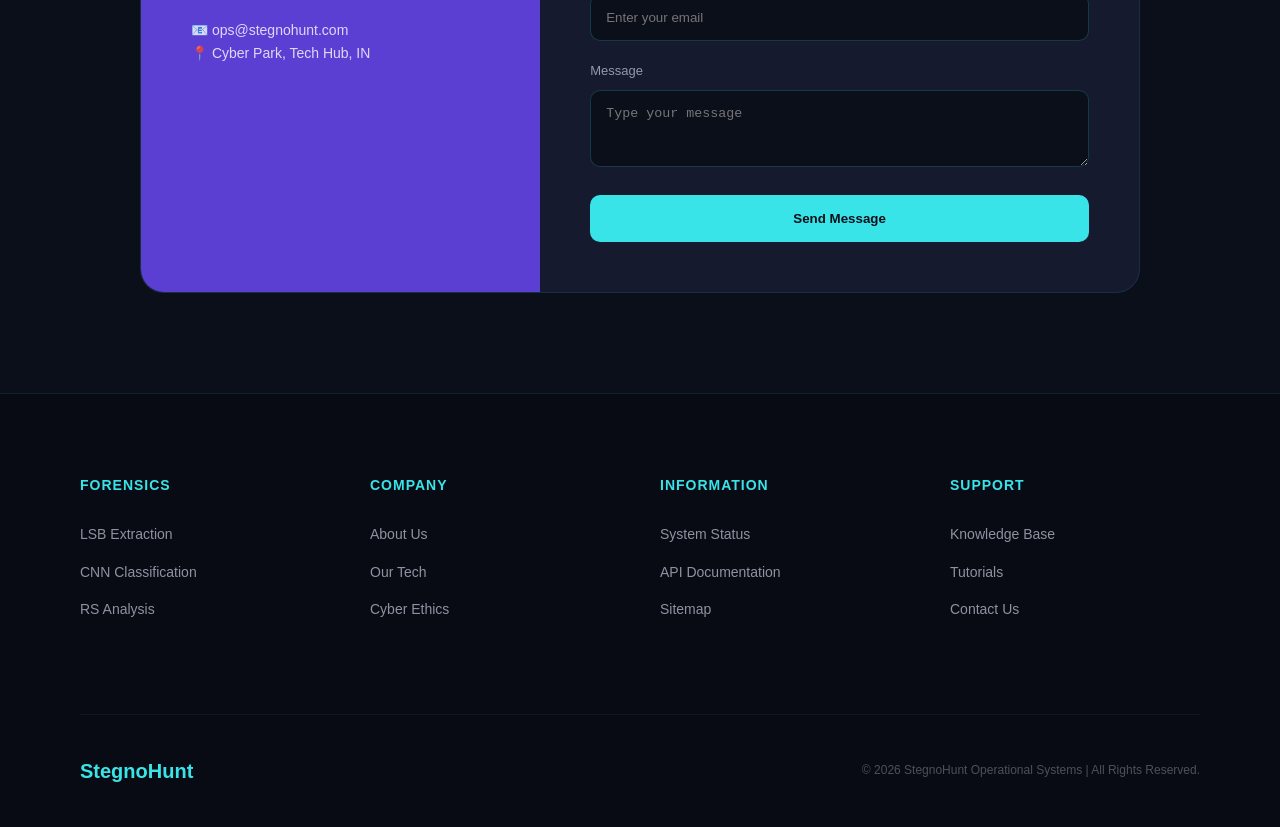
<file: templates/scan.html>
<!DOCTYPE html>
<html lang="en">
<head>
<meta charset="UTF-8">
<meta name="viewport" content="width=device-width, initial-scale=1.0">
<title>StegnoHunt | Advanced Forensic Detection</title>

<style>
/* --- BASE THEME --- */
:root {
    --cyan: #39E4E8;
    --purple: #5B3FD3;
    --bg-dark: #0B0F1A;
    --card-bg: #151A2E;
}

*{ margin:0; padding:0; box-sizing:border-box; }

body{
    font-family:'Segoe UI', Tahoma, sans-serif;
    background: var(--bg-dark);
    color:#EAEAFF;
    overflow-x: hidden;
    line-height: 1.6;
}

/* --- NAVBAR --- */
header{
    display:flex;
    align-items:center;
    justify-content:space-between;
    padding:25px 80px;
    position:fixed;
    width:100%;
    background:rgba(11, 15, 26, 0.9);
    backdrop-filter: blur(15px);
    z-index:1000;
    border-bottom: 1px solid rgba(57, 228, 232, 0.1);
}

.logo{
    display:flex;
    align-items:center;
    gap:15px;
    font-size:24px;
    font-weight:700;
    color: var(--cyan);
}

.stego-logo{ width:55px; height:55px; filter: drop-shadow(0 0 10px rgba(57,228,232,0.5)); }
.hex-frame { fill: none; stroke: var(--cyan); stroke-width: 3; }
.scan-bar { stroke: var(--cyan); stroke-width: 2.5; animation: logo-scan 3s infinite ease-in-out; }
@keyframes logo-scan { 0%, 100% { transform: translateY(0); opacity: 0; } 50% { transform: translateY(40px); opacity: 1; } }

.nav-center a{ margin:0 12px; text-decoration:none; color:#EAEAFF; font-size:15px; opacity:0.7; transition:0.3s; }
.nav-center a:hover{ color: var(--cyan); opacity:1; }

/* --- HERO SECTION --- */
.hero{
    min-height:100vh;
    display:flex;
    flex-direction: column;
    justify-content:center;
    align-items:center;
    text-align:center;
    padding:160px 20px 80px;
    background: radial-gradient(circle at 50% 30%, rgba(91,63,211,0.12) 0%, #0B0F1A 60%);
}

.hero h2{ font-size:56px; line-height:1.1; margin-bottom:25px; font-weight: 800; }
.hero h2 span{ color: var(--cyan); }
.hero p{ max-width: 750px; opacity:0.6; margin-bottom:45px; font-size:19px; }

.cta-btn{
    padding:18px 50px;
    border-radius:40px;
    background: var(--purple);
    color:#EAEAFF;
    border:none;
    cursor:pointer;
    font-size:17px;
    font-weight: 700;
    transition: 0.4s ease;
}
.cta-btn:hover{
transform: translateY(-3px);
box-shadow:0 8px 12px rgba(91,63,211,0.3);
}

/* --- TERMINAL --- */
.terminal-window {
    width: 100%; max-width: 700px; margin: 60px auto 0;
    background: #05070a; border-radius: 12px; border: 1px solid rgba(57, 228, 232, 0.2);
    box-shadow: 0 30px 60px rgba(0,0,0,0.6); overflow: hidden; text-align: left;
}
.term-header { background: #1a1e2e; padding: 14px 20px; display: flex; align-items: center; gap: 8px; }
.dot { width: 12px; height: 12px; border-radius: 50%; }
.red { background: #ff5f56; } .yellow { background: #ffbd2e; } .green { background: #27c93f; }
.term-body { padding: 30px; font-family: 'Consolas', monospace; font-size: 15px; color: var(--cyan); line-height: 2; }

/* --- PIPELINE SECTION --- */
.pipeline-section { padding: 100px 40px; text-align: center; background: #0B0F1A; }
.pipeline-grid {
    display: flex; justify-content: center; align-items: center; gap: 30px;
    margin-top: 60px; flex-wrap: wrap;
}
.pipeline-card {
    background: var(--card-bg); border: 1px solid rgba(57, 228, 232, 0.15);
    border-radius: 16px; padding: 40px 30px; width: 320px; text-align: center;
    transition: 0.3s; position: relative;
}
.pipeline-card:hover { border-color: var(--cyan); transform: translateY(-5px); box-shadow: 0 0 20px rgba(57, 228, 232, 0.2); }
.pipeline-card h3 { color: var(--cyan); margin-bottom: 15px; font-size: 20px; }
.pipeline-card p { font-size: 14px; opacity: 0.7; margin-bottom: 25px; }

.lsb-viz { display: grid; grid-template-columns: repeat(4, 1fr); gap: 5px; width: 140px; margin: 0 auto; }
.bit { border: 1px solid var(--cyan); font-size: 11px; padding: 5px; color: var(--cyan); }
.bit.active { background: var(--purple); color: #fff; border-color: var(--purple); }

.cnn-viz { display: flex; justify-content: center; gap: 5px; align-items: flex-end; height: 50px; }
.bar { width: 10px; background: var(--cyan); border-radius: 2px; }

.pipeline-arrow { font-size: 24px; color: var(--purple); opacity: 0.5; }

/* --- TESTIMONIALS (HORIZONTAL SCROLL) --- */
.testimonial-section { padding: 100px 0; background: rgba(91,63,211,0.05); text-align: center; overflow: hidden; }
.scroll-wrapper {
    display: flex; overflow-x: auto; gap: 25px; padding: 40px 80px;
    scroll-behavior: smooth; -webkit-overflow-scrolling: touch;
    scrollbar-width: none; 
}
.scroll-wrapper::-webkit-scrollbar { display: none; }

.testi-card {
    min-width: 380px; background: var(--card-bg); padding: 35px;
    border-radius: 20px; border: 1px solid rgba(57, 228, 232, 0.1);
    text-align: left; transition: 0.4s ease;
}
.testi-card:hover {
    border-color: var(--cyan);
    box-shadow: 0 0 30px rgba(57, 228, 232, 0.25);
    transform: translateY(-8px);
}
.testi-card p { font-size: 15px; opacity: 0.8; font-style: italic; margin-bottom: 25px; color: #fff; }
.user-profile { display: flex; align-items: center; gap: 15px; }
.user-avatar { width: 45px; height: 45px; border-radius: 50%; background: var(--purple); display: flex; align-items: center; justify-content: center; font-weight: bold; color: white; border: 1px solid var(--cyan); }
.user-meta h5 { font-size: 16px; color: var(--cyan); }
.user-meta span { font-size: 12px; opacity: 0.5; }

/* --- ADVANCED DETECTION CAPABILITIES (FEATURE GRID) --- */
.feature-section { padding: 120px 40px; background: #0B0F1A; text-align: center; }
.feature-grid {
    display: grid; grid-template-columns: repeat(auto-fit, minmax(320px, 1fr));
    gap: 30px; max-width: 1200px; margin: 0 auto;
}
.feature-card {
    background: var(--card-bg); border: 1px solid rgba(57, 228, 232, 0.1);
    padding: 50px 40px; border-radius: 20px; text-align: center; transition: all 0.4s ease;
}
.feature-card:hover { 
    border-color: var(--cyan); 
    transform: translateY(-10px); 
    box-shadow: 0 15px 30px rgba(57, 228, 232, 0.15); 
}
.feature-card div { font-size: 45px; margin-bottom: 25px; }
.feature-card h4 { font-size: 24px; margin-bottom: 15px; color: #fff; font-weight: 700; }
.feature-card p { font-size: 15px; opacity: 0.7; color: #EAEAFF; line-height: 1.6; }

/* --- CONTACT --- */
.contact-container { padding: 100px 20px; background: #0B0F1A; display: flex; justify-content: center; }
.contact-card {
    width: 100%; max-width: 1000px; display: grid; grid-template-columns: 1fr 1.5fr;
    background: var(--card-bg); border-radius: 24px; overflow: hidden; border: 1px solid rgba(57, 228, 232, 0.1);
}
.contact-info { background: var(--purple); padding: 50px; color: white; }
.contact-form { padding: 50px; }
.form-group { margin-bottom: 20px; }
.form-group label { display: block; font-size: 13px; margin-bottom: 8px; opacity: 0.6; }
.form-group input, .form-group textarea {
    width: 100%; padding: 15px; background: #0B0F1A; border: 1px solid rgba(57, 228, 232, 0.2);
    border-radius: 10px; color: white; outline: none;
}
.send-btn {
    width: 100%; padding: 16px; background: var(--cyan); color: #0B0F1A;
    border: none; border-radius: 10px; font-weight: 700; cursor: pointer;
}

.send-btn:hover{
background: var(--purple);
color:white;
transition:0.3s;
}

/* --- FOOTER --- */
.main-footer {
    background: #080B14; padding: 80px 80px 40px;
    border-top: 1px solid rgba(57, 228, 232, 0.1);
}
.footer-links {
    display: grid; grid-template-columns: repeat(auto-fit, minmax(180px, 1fr));
    gap: 40px; max-width: 1200px; margin: 0 auto;
}
.footer-col h5 { color: var(--cyan); font-size: 14px; text-transform: uppercase; margin-bottom: 25px; letter-spacing: 1px; }
.footer-col ul { list-style: none; }
.footer-col ul li { margin-bottom: 12px; }
.footer-col ul li a { text-decoration: none; color: #EAEAFF; opacity: 0.6; font-size: 14px; transition: 0.3s; }
.footer-col ul li a:hover { opacity: 1; color: var(--cyan); }

.footer-bottom {
    margin-top: 80px; padding-top: 40px; border-top: 1px solid rgba(255,255,255,0.05);
    display: flex; justify-content: space-between; align-items: center; flex-wrap: wrap; gap: 20px;
}

/* --- MODAL --- */
.modal { position: fixed; inset: 0; background: rgba(0,0,0,0.9); backdrop-filter: blur(10px); display: none; align-items: center; justify-content: center; z-index: 2000; }
.modal-content { background: var(--card-bg); padding: 20px; width: 420px; border-radius: 25px; border: 1px solid var(--cyan); text-align: center; }
.auth-buttons{
    display:flex;
    gap:15px;
}
.login-btn,
.signup-btn{
    padding:12px 28px;
    border-radius:30px;
    border:1px solid var(--cyan);
    color:var(--cyan);
    text-decoration:none;
    font-weight:600;
    transition:0.3s;
}

.login-btn:hover,
.signup-btn:hover{
    background: linear-gradient(135deg, var(--purple), #452db1);
    color:#EAEAFF;
    box-shadow:0 10px 20px rgba(91,63,211,0.3);
    border:none;
}

.hidden{ display:none; }

/* --- PASSWORD STRENGTH METER --- */
.pw-requirements {
    text-align: left;
    font-size: 12px;
    margin-top: 8px;
    margin-bottom: 12px;
    padding: 10px 14px;
    background: rgba(11,15,26,0.8);
    border-radius: 8px;
    border: 1px solid rgba(57,228,232,0.1);
}
.pw-requirements p { margin-bottom: 4px; opacity: 0.5; transition: 0.3s; }
.pw-requirements p.pass { color: #27c93f; opacity: 1; }
.pw-requirements p.fail { color: #ff5f56; opacity: 1; }

.pw-strength-bar {
    height: 4px;
    border-radius: 4px;
    margin-top: 6px;
    background: #1a1e2e;
    overflow: hidden;
}
.pw-strength-fill {
    height: 100%;
    width: 0%;
    border-radius: 4px;
    transition: width 0.4s, background 0.4s;
}

/* Chatbot Icon */
#chatbot-icon{
    position: fixed;
    bottom: 25px;
    right: 25px;
    width: 60px;
    height: 60px;
    background: linear-gradient(135deg,#7f5af0,#2cb67d);
    border-radius: 50%;
    display: flex;
    align-items: center;
    justify-content: center;
    font-size: 28px;
    cursor: pointer;
    box-shadow: 0 0 20px rgba(0,0,0,0.4);
    z-index: 1000;
}

/* Chatbot Box */
#chatbot-box{
    position: fixed;
    bottom: 100px;
    right: 25px;
    width: 320px;
    background: #12172a;
    border-radius: 16px;
    display: none;
    flex-direction: column;
    box-shadow: 0 0 30px rgba(0,0,0,0.5);
    z-index: 1000;
}

.chat-header{
    padding: 14px;
    background: #7f5af0;
    color: #fff;
    display: flex;
    justify-content: space-between;
    font-weight: bold;
    border-radius: 16px 16px 0 0;
}

.chat-body{
    padding: 12px;
    height: 200px;
    overflow-y: auto;
    font-size: 14px;
}

.bot-msg{
    background: #0b0f1a;
    padding: 8px 12px;
    border-radius: 10px;
    margin-bottom: 8px;
}

.user-msg{
    background: #2cb67d;
    padding: 8px 12px;
    border-radius: 10px;
    margin-bottom: 8px;
    text-align: right;
}

.chat-input{
    display: flex;
    padding: 10px;
    gap: 6px;
}

.chat-input input{
    flex: 1;
    padding: 8px;
    border-radius: 10px;
    border: none;
    outline: none;
}

.chat-input button{
    padding: 8px 12px;
    border-radius: 10px;
    border: none;
    background: #7f5af0;
    color: #fff;
    cursor: pointer;
}

#chatbot-box{
    position:fixed;
    bottom:90px;
    right:25px;
    width:300px;
    background:#12172a;
    border-radius:15px;
    display:none;
    flex-direction:column;
    z-index:1000;
}

.chat-header{
    padding:12px;
    background:#6c63ff;
    color:white;
    font-weight:bold;
    display:flex;
    justify-content:space-between;
}

#chat-messages{
    height:220px;
    padding:10px;
    overflow-y:auto;
    color:white;
}

.chat-input{
    display:flex;
    padding:10px;
}

.chat-input input{
    flex:1;
    padding:8px;
    border-radius:8px;
    border:none;
}

.chat-input button{
    margin-left:5px;
    padding:8px 12px;
    background:#6c63ff;
    border:none;
    color:white;
    border-radius:8px;
}
.captcha-container{
display:flex;
align-items:center;
justify-content:center;
gap:10px;
margin:10px 0;
}

#captchaCanvas{
border:1px solid #ccc;
background: #271b4b;
border-radius:4px;
box-shadow:0 1px 3px rgba(0,0,0,0.2);
}
.captcha-wrapper {
    display: flex;
    justify-content: center;      /* centers the checkbox horizontally */
    margin-top: 15px;             /* moves "I'm not a robot" lower */
    margin-bottom: 15px;          /* optional: space below checkbox */
}
.g-recaptcha {
    transform: scale(0.5);       /* optional: resize checkbox */
    transform-origin: top center;  /* scale from top so spacing works */
}

</style>
</head>
<body>
    <script src="https://www.google.com/recaptcha/api.js" async defer></script>

<header>
    <div class="logo">
        <svg viewBox="0 0 100 100" class="stego-logo">
            <path class="hex-frame" d="M50 5 L90 27.5 L90 72.5 L50 95 L10 72.5 L10 27.5 Z"/>
            <line x1="20" y1="30" x2="80" y2="30" class="scan-bar"/>
        </svg>
        <span>StegnoHunt</span>
    </div>
    <nav class="nav-center">
        <a href="index.html">Home</a>
        <a href="#features">Features</a>
        <a href="#about">About Us</a>
        <a href="#contact">Contact</a>   
    </nav>
    <div class="auth-buttons">
        <a href="javascript:void(0)" class="login-btn" onclick="openLogin()">Log in</a>
        <a href="javascript:void(0)" class="signup-btn" onclick="openSignup()">Sign Up</a>
        <a href="javascript:void(0)" class="login-btn" onclick="openAdmin()">Admin</a>

    </div>
</header>
<section class="hero">
    <div class="hero-content">
        <h2>A <span>Steganography Detection System</span><br>for Cyber Forensic</h2>
        <p>A sophisticated detection framework utilizing multi-layer CNN classification and LSB bit-plane analysis to secure digital supply chains.</p>
        <button class="cta-btn" onclick="openLogin()">Start Detection</button>
    </div>
    <div class="terminal-window">
        <div class="term-header">
            <div class="dot red"></div><div class="dot yellow"></div><div class="dot green"></div>
            <span style="margin-left:15px; font-family:monospace; font-size:12px; opacity:0.4;">STEGNOHUNT_V4.2_BOOT</span>
        </div>
        <div class="term-body" id="typewriter">
            > Initializing StegnoHunt Core v4.2...<br>
            > [OK] Neural engine initialized.<br>
            > Waiting for secure image input...
        </div>
    </div>
</section>
<section class="pipeline-section">
    <h2 style="font-size: 36px; margin-bottom: 10px;">Forensic <span>Architecture</span></h2>
    <p style="opacity: 0.5;">Our multi-stage pipeline for payload identification.</p>
    
    <div class="pipeline-grid">
        <div class="pipeline-card">
            <h3>1. LSB Extraction</h3>
            <p>We isolate the Least Significant Bits from the RGB channels where payloads are typically hidden.</p>
            <div class="lsb-viz">
                <div class="bit">0</div><div class="bit">1</div><div class="bit active">1</div><div class="bit">0</div>
                <div class="bit">1</div><div class="bit active">0</div><div class="bit">1</div><div class="bit">1</div>
            </div>
        </div>
    <div class="pipeline-arrow">➔</div>
        <div class="pipeline-card">
            <h3>2. CNN Classification</h3>
            <p>Our Convolutional Neural Network analyzes spatial patterns to distinguish between cover and stego-images.</p>
            <div class="cnn-viz">
                <div class="bar" style="height: 60%"></div>
                <div class="bar" style="height: 90%; margin: 0 4px;"></div>
                <div class="bar" style="height: 40%"></div>
                <div class="bar" style="height: 70%; margin: 0 4px;"></div>
                <div class="bar" style="height: 55%"></div>
            </div>
        </div>
     <div class="pipeline-arrow">➔</div>
        <div class="pipeline-card">
            <h3>3. Forensic Report</h3>
            <p>Final output providing probability scores and evidence logs for court-ready investigations.</p>
            <div style="font-size: 28px; font-weight: 800; color: var(--cyan);">98.2% Stego</div>
        </div>
    </div>
</section>
<section class="testimonial-section">
    <span style="background:var(--purple); padding: 5px 15px; border-radius: 20px; font-size: 12px;">Trusted by Agencies</span>
    <h3 style="font-size: 32px; margin-top: 15px;">What experts say about <span>StegnoHunt</span></h3>
    <div class="scroll-wrapper">
        <div class="testi-card">
            <p>"The CNN classification accuracy is a game-changer compared to everything else. It was so easy to identify hidden payloads in our batch scan."</p>
            <div class="user-profile">
                <div class="user-avatar">SC</div>
                <div class="user-meta"><h5>Sarah Chen</h5><span>Forensic Expert</span></div>
            </div>
        </div>
        <div class="testi-card">
            <p>"StegnoHunt takes out a lot of manual work. The RS Analysis report is court-ready and highly detailed."</p>
            <div class="user-profile">
                <div class="user-avatar">JM</div>
                <div class="user-meta"><h5>Jordi Miller</h5><span>Cyber Security Lead</span></div>
            </div>
        </div>
        <div class="testi-card">
            <p>"LSB extraction used to feel so intimidating, but having access to these automated tools makes detection seamless."</p>
            <div class="user-profile">
                <div class="user-avatar">AP</div>
                <div class="user-meta"><h5>Azifah Patel</h5><span>Senior Investigator</span></div>
            </div>
        </div>
        <div class="testi-card">
            <p>"The Entropy Mapping feature allowed us to visualize compressed data that standard filters missed. Exceptional tool."</p>
            <div class="user-profile">
                <div class="user-avatar">BK</div>
                <div class="user-meta"><h5>Ben K.</h5><span>Security Analyst</span></div>
            </div>
        </div>
        <div class="testi-card">
            <p>"Processing 5,000+ assets used to take days. With the CNN engine, we finished in under an hour with pinpoint accuracy."</p>
            <div class="user-profile">
                <div class="user-avatar">LH</div>
                <div class="user-meta"><h5>Liam Hudson</h5><span>Federal Agent</span></div>
            </div>
        </div>
        <div class="testi-card">
            <p>"Recursive bit-plane analysis caught a low-bitrate audio payload that our previous software completely ignored."</p>
            <div class="user-profile">
                <div class="user-avatar">RV</div>
                <div class="user-meta"><h5>Dr. Rita Vora</h5><span>Researcher</span></div>
            </div>
        </div>
        <div class="testi-card">
            <p>"Clean interface and functional terminal output. It integrates perfectly into our agency's existing pipeline."</p>
            <div class="user-profile">
                <div class="user-avatar">MW</div>
                <div class="user-meta"><h5>Marcus Wong</h5><span>IT Director</span></div>
            </div>
        </div>
    </div>
</section>
<section class="feature-section">
    <div style="margin-bottom: 60px;">
        <h2 style="font-size: 42px; font-weight: 800; margin-bottom: 15px;">
            Advanced <span style="color: var(--cyan);">Detection Capabilities</span> at your fingertips
        </h2>
        <p style="opacity: 0.6; max-width: 600px; margin: 0 auto; font-size: 18px;">
            Harness industrial-grade forensic tools designed for deep-layer data identification.
        </p>
    </div>
<div class="feature-grid">
        <div class="feature-card">
            <div>🔍</div>
            <h4>Heuristic Analysis</h4>
            <p>Uses statistical patterns to detect anomalies in pixel distribution that are invisible to the naked eye.</p>
        </div>
        <div class="feature-card">
            <div>📁</div>
            <h4>Multi-Format Support</h4>
            <p>Seamlessly scan JPEGs, PNGs, BMPs, and even audio metadata for hidden data payloads.</p>
        </div>
        <div class="feature-card">
            <div>⚡</div>
            <h4>API Integration</h4>
            <p>Connect StegnoHunt directly into your existing forensic workflow or SOC dashboard via REST API.</p>
        </div>
    </div>
</section>
<section id="contact" class="contact-container">
    <div class="contact-card">
        <div class="contact-info">
            <h2 style="margin-bottom:20px;">Contact <span>Forensics</span></h2>
            <p>Our technical team is available for system integration and forensic consultation.</p>
            <div style="margin-top:40px; font-size:14px; opacity:0.8;">
                <p>📧 ops@stegnohunt.com</p>
                <p>📍 Cyber Park, Tech Hub, IN</p>
            </div>
        </div>
        <div class="contact-form" action="/contact" method="POST">
            <div class="form-group">
                <label>Full Name</label>
                <input type="text" placeholder="Enter your name" required>
            </div>
        <div class="form-group">
                <label>Email Address</label>
                <input type="email" placeholder="Enter your email" required>
        </div>
        <div class="form-group">
                <label>Message</label>
                <textarea rows="3" placeholder="Type your message"></textarea>
        </div>
           <button class="send-btn">Send Message</button>
        </form>
    </div>
</section>
<footer class="main-footer">
    <div class="footer-links">
        <div class="footer-col">
            <h5>Forensics</h5>
            <ul><li><a href="#">LSB Extraction</a></li><li><a href="#">CNN Classification</a></li><li><a href="#">RS Analysis</a></li></ul>
        </div>
        <div class="footer-col">
            <h5>Company</h5>
            <ul><li><a href="#">About Us</a></li><li><a href="#">Our Tech</a></li><li><a href="#">Cyber Ethics</a></li></ul>
        </div>
        <div class="footer-col">
            <h5>Information</h5>
            <ul><li><a href="#">System Status</a></li><li><a href="#">API Documentation</a></li><li><a href="#">Sitemap</a></li></ul>
        </div>
        <div class="footer-col">
            <h5>Support</h5>
            <ul><li><a href="#">Knowledge Base</a></li><li><a href="#">Tutorials</a></li><li><a href="#">Contact Us</a></li></ul>
        </div>
    </div>
    <div class="footer-bottom">
        <div class="logo" style="font-size: 20px;"><span>StegnoHunt</span></div>
        <p style="opacity: 0.3; font-size: 12px;">© 2026 StegnoHunt Operational Systems | All Rights Reserved.</p>
    </div>
</footer>
<!-- LOGIN MODAL -->
<div id="loginModal" class="modal" onclick="closeLogin()">
    <div class="modal-content" onclick="event.stopPropagation()">
        <h2 style="color:var(--cyan)">Login</h2>
        <input type="text" id="loginUsername" placeholder="Username"style="width:100%; padding:14px; margin-bottom:12px;border-radius:10px; border:none; background:#0B0F1A; color:#fff;">   
        <input type="password" id="loginPassword" placeholder="Password"style="width:100%; padding:14px; margin-bottom:18px; border-radius:10px; border:none; background:#0B0F1A; color:#fff;">
        
    <div class="captcha-container">
           <canvas id="captchaCanvas" width="150" height="50"></canvas>
           <button type="button" onclick="generateCaptcha()">↻</button>
    </div>
<input type="text" id="captchaInput" placeholder="Enter CAPTCHA"style="width:100%; padding:12px;margin-top:5px; margin-bottom:0px; border-radius:8px; border:none; background:#0B0F1A; color:white;">
<div class="captcha-wrapper"> 
   <div class="g-recaptcha" data-sitekey="6Le-C4IsAAAAAP-oiYDlDE2fJG4UijOwzXzs33Id" style="margin-bottom:-10px;"></div>
</div>
    <p id="captchaMsg" style="color:red; font-size:13px;"></p>
    <button onclick="validateCaptcha()"style="width:100%; padding:16px; border-radius:35px;border:none; background:var(--purple); color:#fff;font-weight:bold; cursor:pointer; margin-top:0px">LOGIN</button>        
        <p style="cursor:pointer; margin-top:16px;" onclick="openSignup()">Create account</p>
 </div>
</div>
<!-- SIGNUP MODAL -->
<div id="signupModal" class="modal">
    <div class="modal-content">
       <!-- Step 1: Registration Form -->
        <div id="signupStep1">
            <h2 style="color:var(--cyan); margin-bottom:20px;">Sign Up</h2>
            <input type="text" name="username" placeholder="Username"style="width:100%; padding:14px; margin-bottom:12px;border-radius:10px; border:none; background:#0B0F1A; color:#fff;">
            <input type="email" name="email" id="signupEmail" placeholder="Email"style="width:100%; padding:14px; margin-bottom:12px;border-radius:10px; border:none; background:#0B0F1A; color:#fff;">
            <input type="password"name="password" id="signupPassword" placeholder="Password"oninput="checkPasswordStrength(this.value)"style="width:100%; padding:14px; margin-bottom:6px;border-radius:10px; border:none; background:#0B0F1A; color:#fff;">
            <!-- Live password strength bar -->
            <div class="pw-strength-bar">
                <div class="pw-strength-fill" id="pwStrengthFill"></div>
            </div>
            <!-- Live requirements checklist -->
            <div class="pw-requirements" id="pwRequirements">
                <p id="req-length">✗ At least 8 characters</p>
                <p id="req-upper">✗ At least one uppercase letter (A–Z)</p>
                <p id="req-number">✗ At least one number (0–9)</p>
                <p id="req-special">✗ At least one special character (!@#$%^&*)</p>
            </div>
            <button onclick="sendOTP()"style="width:100%; padding:16px; border-radius:35px; border:none;background:var(--purple); color:#fff; font-weight:bold; cursor:pointer;">Send OTP</button></div>

        <!-- Step 2: OTP Verification -->
        <div id="signupStep2" class="hidden">
            <h2 style="color:var(--cyan); margin-bottom:20px;">Verify OTP</h2>
            <p style="opacity:0.6; font-size:14px; margin-bottom:20px;">
                Enter the OTP sent to your email address.
            </p>
            <input id="otpInput" placeholder="Enter OTP"
            style="width:100%; padding:14px; margin-bottom:18px;
            border-radius:10px; border:none; background:#0B0F1A; color:#fff;">

            <button onclick="signupDone()"
            style="width:100%; padding:16px; border-radius:35px; border:none;
            background:var(--purple); color:#fff; font-weight:bold; cursor:pointer;">
            Verify & Continue
            </button>
        </div>

        <p onclick="closeAll()"
        style="margin-top:20px; cursor:pointer; font-size:13px; opacity:0.4;">
        CANCEL
        </p>
    </div>
</div>

<!-- CHATBOT ICON -->
<div id="chatbot-icon" onclick="toggleChat()">🤖</div>

<!-- CHAT WINDOW -->
 <div id="chatbot-box">
    <div class="chat-header">
        StegnoBot 🤖
        <span onclick="toggleChat()" style="cursor:pointer">✖</span>
    </div>

    <div class="chat-body" id="chatBody">
        <p class="bot-msg">Hi 👋 I'm StegnoBot. Ask me about StegnoHunt.</p>
    </div>

    <div class="chat-input">
        <input type="text" id="userMsg" placeholder="Ask something...">
        <button onclick="sendMsg()">Send</button>
    </div>
</div>
<!-- ADMIN LOGIN MODAL -->
<div id="adminModal" class="modal">
    <div class="modal-content">
        <h2 style="color:var(--cyan); margin-bottom:20px;">Admin Login</h2>

        <input type="email" id="adminEmail" placeholder="Admin Email"
        style="width:100%; padding:14px; margin-bottom:12px; border-radius:10px; border:none; background:#0B0F1A; color:#fff;">

        <input type="text" id="adminUsername" placeholder="Admin Username"
        style="width:100%; padding:14px; margin-bottom:12px; border-radius:10px; border:none; background:#0B0F1A; color:#fff;">

        <input type="text" id="adminOrg" placeholder="Organization ID"
        style="width:100%; padding:14px; margin-bottom:20px; border-radius:10px; border:none; background:#0B0F1A; color:#fff;">

        <button onclick="adminLogin()"
        style="width:100%; padding:16px; border-radius:35px; border:none;
        background:var(--purple); color:#fff; font-weight:bold; cursor:pointer;">
        Enter Admin Panel
        </button>

        <p onclick="closeAll()" style="margin-top:15px; cursor:pointer; font-size:13px; opacity:0.5;">
        Cancel
        </p>
    </div>
</div>

<script>
// ========== SEND OTP ==========
function sendOTP() {
    const btn     = document.getElementById("sendOtpBtn");
    const username = document.getElementById("signupUsername").value.trim();
    const email    = document.getElementById("signupEmail").value.trim();
    const password = document.getElementById("signupPassword").value;  

    if (!username) { alert("Enter username"); return; }
    if (!email || !email.includes("@")) { alert("Enter valid email"); return; }
    if (!password || password.length < 6) { alert("Password must be at least 6 characters"); return; }

    btn.disabled = true;
    btn.innerText = "Sending...";

    fetch("/send-otp", {
        method: "POST",
        headers: { "Content-Type": "application/json" },
        body: JSON.stringify({ username: username, email: email, password: password })
    })
    .then(res => res.json())
    .then(data => {
        alert(data.message);
        if (data.status === "success") {
            document.getElementById("signupStep1").classList.add("hidden");
            document.getElementById("signupStep2").classList.remove("hidden");
        } else {
            
            btn.disabled = false;
            btn.innerText = "Send OTP";
        }
    })
    .catch(err => {
        alert("OTP sending failed ❌");
        btn.disabled = false;
        btn.innerText = "Send OTP";
    });
}

// ---------- VERIFY OTP ----------
function signupDone() {
    const btn = document.getElementById("verifyOtpBtn");
    const otp = document.getElementById("otpInput").value.trim();
    if (!otp) {
        alert("Enter OTP");
        return;
    }
    btn.disabled = true;
    btn.innerText = "Verifying...";

    fetch("/verify-otp", {
        method: "POST",
        headers: { "Content-Type": "application/json" },
        body: JSON.stringify({ otp: otp })
    })
    .then(res => res.json())
    .then(data => {
        alert(data.message);
        if (data.status === "success") {
            // Redirect to detection page after successful signup + OTP
            window.location.href = "/detect";
 } else {
            
            btn.disabled = false;
            btn.innerText = "Verify & Continue";
        }
    })
    .catch(err => {
        alert("OTP verification failed ❌");
        btn.disabled = false;
        btn.innerText = "Verify & Continue";
    });
}

function login() {
    const btn      = document.getElementById("loginBtn");
    const username = document.getElementById("loginUsername").value.trim();
    const password = document.getElementById("loginPassword").value;  

    if (!username || !password) { alert("Enter username and password"); return; }

    btn.disabled = true;
    btn.innerText = "Logging in...";

    fetch("/login", {
        method: "POST",
        headers: { "Content-Type": "application/json" },
        body: JSON.stringify({ username: username, password: password })
    })
    .then(res => res.json())
    .then(data => {
        if (data.status === "success") {
            alert(data.message);
            window.location.href = "/detect";

        } else if (data.status === "not_found") {
            
            closeLogin();
            const goSignup = confirm("⚠️ No account found for this username.\n\nClick OK to create an account first.");
            if (goSignup) { openSignup(); }
            btn.disabled = false;
            btn.innerText = "LOGIN";

        } else {
            alert(data.message);
            btn.disabled = false;
            btn.innerText = "LOGIN";
        }
    })
    .catch(err => {
        alert("Login failed. Please try again.");
        btn.disabled = false;
        btn.innerText = "LOGIN";
    });
}

// ---------- OPEN & CLOSE ----------
function openLogin(){
    closeAll();
    document.getElementById("loginModal").style.display="flex";
        const btn = document.getElementById("loginBtn");
    btn.disabled = false;
    btn.innerText = "LOGIN"
}

function openSignup(){
    closeAll();
    document.getElementById("signupModal").style.display="flex";
    document.getElementById("signupStep1").classList.remove("hidden");
    document.getElementById("signupStep2").classList.add("hidden");
    const btn = document.getElementById("sendOtpBtn");
    btn.disabled = false;
    btn.innerText = "Send OTP";
    const verifyBtn = document.getElementById("verifyOtpBtn");
    verifyBtn.disabled = false;
    verifyBtn.innerText = "Verify & Continue";
}

function closeAll(){
    document.querySelectorAll('.modal').forEach(m=>m.style.display="none");
    }

function closeLogin() {
    document.getElementById("loginModal").style.display = "none";
}


// ---------- SEND OTP ----------
function sendOTP(){
    const email = document.getElementById("signupEmail").value;
    const password = document.getElementById("signupPassword").value;  // <-- ADD THIS

    if(!email || !email.includes("@")){
        alert("Enter valid email");
        return;
    }

    if(!password || password.length < 6){
        alert("Password must be at least 6 characters");
        return;
    }

    fetch("/send-otp", {
        method: "POST",
        headers: { "Content-Type": "application/json" },
        body: JSON.stringify({ email: email, password: password })  // <-- SEND PASSWORD
    })
    .then(res => res.json())
    .then(data => {
        alert(data.message);
        if(data.status === "success"){
            document.getElementById("signupStep1").classList.add("hidden");
            document.getElementById("signupStep2").classList.remove("hidden");
        }
    })
    .catch(err => alert("OTP sending failed ❌"));
}
// ========== PASSWORD STRENGTH ==========
function checkPasswordStrength(password) {
    const fill = document.getElementById("pwStrengthFill");
    const reqLength  = document.getElementById("req-length");
    const reqUpper   = document.getElementById("req-upper");
    const reqNumber  = document.getElementById("req-number");
    const reqSpecial = document.getElementById("req-special");

    const hasLength  = password.length >= 8;
    const hasUpper   = /[A-Z]/.test(password);
    const hasNumber  = /[0-9]/.test(password);
    const hasSpecial = /[!@#$%^&*]/.test(password);

    reqLength.className  = hasLength  ? "pass" : "fail";
    reqUpper.className   = hasUpper   ? "pass" : "fail";
    reqNumber.className  = hasNumber  ? "pass" : "fail";
    reqSpecial.className = hasSpecial ? "pass" : "fail";

    reqLength.textContent  = (hasLength  ? "✔" : "✗") + " At least 8 characters";
    reqUpper.textContent   = (hasUpper   ? "✔" : "✗") + " At least one uppercase letter (A–Z)";
    reqNumber.textContent  = (hasNumber  ? "✔" : "✗") + " At least one number (0–9)";
    reqSpecial.textContent = (hasSpecial ? "✔" : "✗") + " At least one special character (!@#$%^&*)";

    const score = [hasLength, hasUpper, hasNumber, hasSpecial].filter(Boolean).length;
    const colors = ["#ff5f56", "#ffbd2e", "#ffbd2e", "#27c93f", "#27c93f"];
    fill.style.width = (score * 25) + "%";
    fill.style.background = colors[score];
}

function toggleChat(){
    const box = document.getElementById("chatbot-box");
    box.style.display = box.style.display === "flex" ? "none" : "flex";
} 
function sendMsg(){
    const input = document.getElementById("userMsg");
    const chatBody = document.getElementById("chatBody");
    
    if(!chatBody){
        console.error("chatBody element not found");
        return;
    }

    const msg = input.value.trim();
    if(msg === "") return;

    // user message
    chatBody.innerHTML += `<p class="user-msg">${msg}</p>`;
    input.value = "";

    fetch("/chatbot", {
        method: "POST",
        headers: {"Content-Type": "application/json"},
        body: JSON.stringify({message: msg})
    })
    .then(res => res.json())
    .then(data => {
        chatBody.innerHTML += `<p class="bot-msg">${data.reply}</p>`;
        chatBody.scrollTop = chatBody.scrollHeight;
    });
}
</script>
<script>
function login(){

const email = document.getElementById("loginUsername").value;
const password = document.getElementById("loginPassword").value;
const userCaptcha = document.getElementById("captchaInput").value;
var recaptcha = grecaptcha.getResponse();

if(!email || !password){
alert("Enter email and password");
return;
}
    btn.disabled = true;
    btn.innerText = "Logging in...";

if(userCaptcha !== captchaCode){
alert("Captcha incorrect");
generateCaptcha();
return;
}

if(recaptcha.length == 0){
alert("Please verify reCAPTCHA");
return;
}

fetch("/login",{
method:"POST",
headers:{
"Content-Type":"application/json"
},
body:JSON.stringify({
email:email,
password:password,
captcha:recaptcha
})
})
.then(res=>res.json())
.then(data=>{
alert(data.message);

if(data.status=="success"){
window.location.href="/detect";
} else if (data.status === "not_found") {
            
            closeLogin();
            const goSignup = confirm("⚠️ No account found for this username.\n\nClick OK to create an account first.");
            if (goSignup) { openSignup(); }
            btn.disabled = false;
            btn.innerText = "LOGIN";

        } else {
            alert(data.message);
            btn.disabled = false;
            btn.innerText = "LOGIN";
        }
    })
    .catch(err => {
        alert("Login failed. Please try again.");
        btn.disabled = false;
        btn.innerText = "LOGIN";
    });
}

</script>
<script>
let captchaCode="";

function generateCaptcha(){

let canvas=document.getElementById("captchaCanvas");
let ctx=canvas.getContext("2d");

ctx.clearRect(0,0,canvas.width,canvas.height);

let chars="ABCDEFGHJKLMNPQRSTUVWXYZ23456789";
captchaCode="";

for(let i=0;i<5;i++){
captchaCode+=chars[Math.floor(Math.random()*chars.length)];
}

ctx.fillStyle="#12172a";
ctx.fillRect(0,0,canvas.width,canvas.height);

for(let i=0;i<4;i++){
ctx.strokeStyle="#999";
ctx.beginPath();
ctx.moveTo(Math.random()*150,Math.random()*50);
ctx.lineTo(Math.random()*150,Math.random()*50);
ctx.stroke();
}

ctx.font="25px Arial";
ctx.textAlign = "center";        
ctx.textBaseline = "middle";
let gradient = ctx.createLinearGradient(0, 0, canvas.width, 0);
gradient.addColorStop(0, "#39E4E8");   // cyan
gradient.addColorStop(1, "#5B3FD3");   // purple
ctx.fillStyle = gradient;
ctx.fillText(captchaCode, canvas.width / 2, canvas.height / 2);
}

generateCaptcha();


function validateCaptcha(){
login();
}

window.onload = generateCaptcha;
</script>

<script>
function openAdmin(){
    closeAll();
    document.getElementById("adminModal").style.display = "flex";
}

function adminLogin() {
    // 1️⃣ Get input values
    const email = document.getElementById("adminEmail").value;
    const username = document.getElementById("adminUsername").value;
    const org  = document.getElementById("adminOrg").value;

    // 2️⃣ Basic validation
    if(!email || !username || !org){
        alert("All fields required");
        return;
    }

    // 3️⃣ Send POST request to backend
    fetch("/admin-login", {
        method: "POST",
        headers: { "Content-Type": "application/json" },
        body: JSON.stringify({ email, username, org })
    })
    .then(res => res.json()) // Parse JSON from backend
    .then(data => {
        console.log("Admin login response:", data); // Debug

        // 4️⃣ Show backend message safely
        alert(data.message || "No message returned from server");

        // 5️⃣ Redirect on success
        if(data.status === "success"){
            window.location.href = "/admin";
        }
    })
    .catch(err => {
        console.error("Admin login failed ❌", err);
        alert("Admin login failed ❌");
    });
}


</script>
</body>
</html>
</file>
